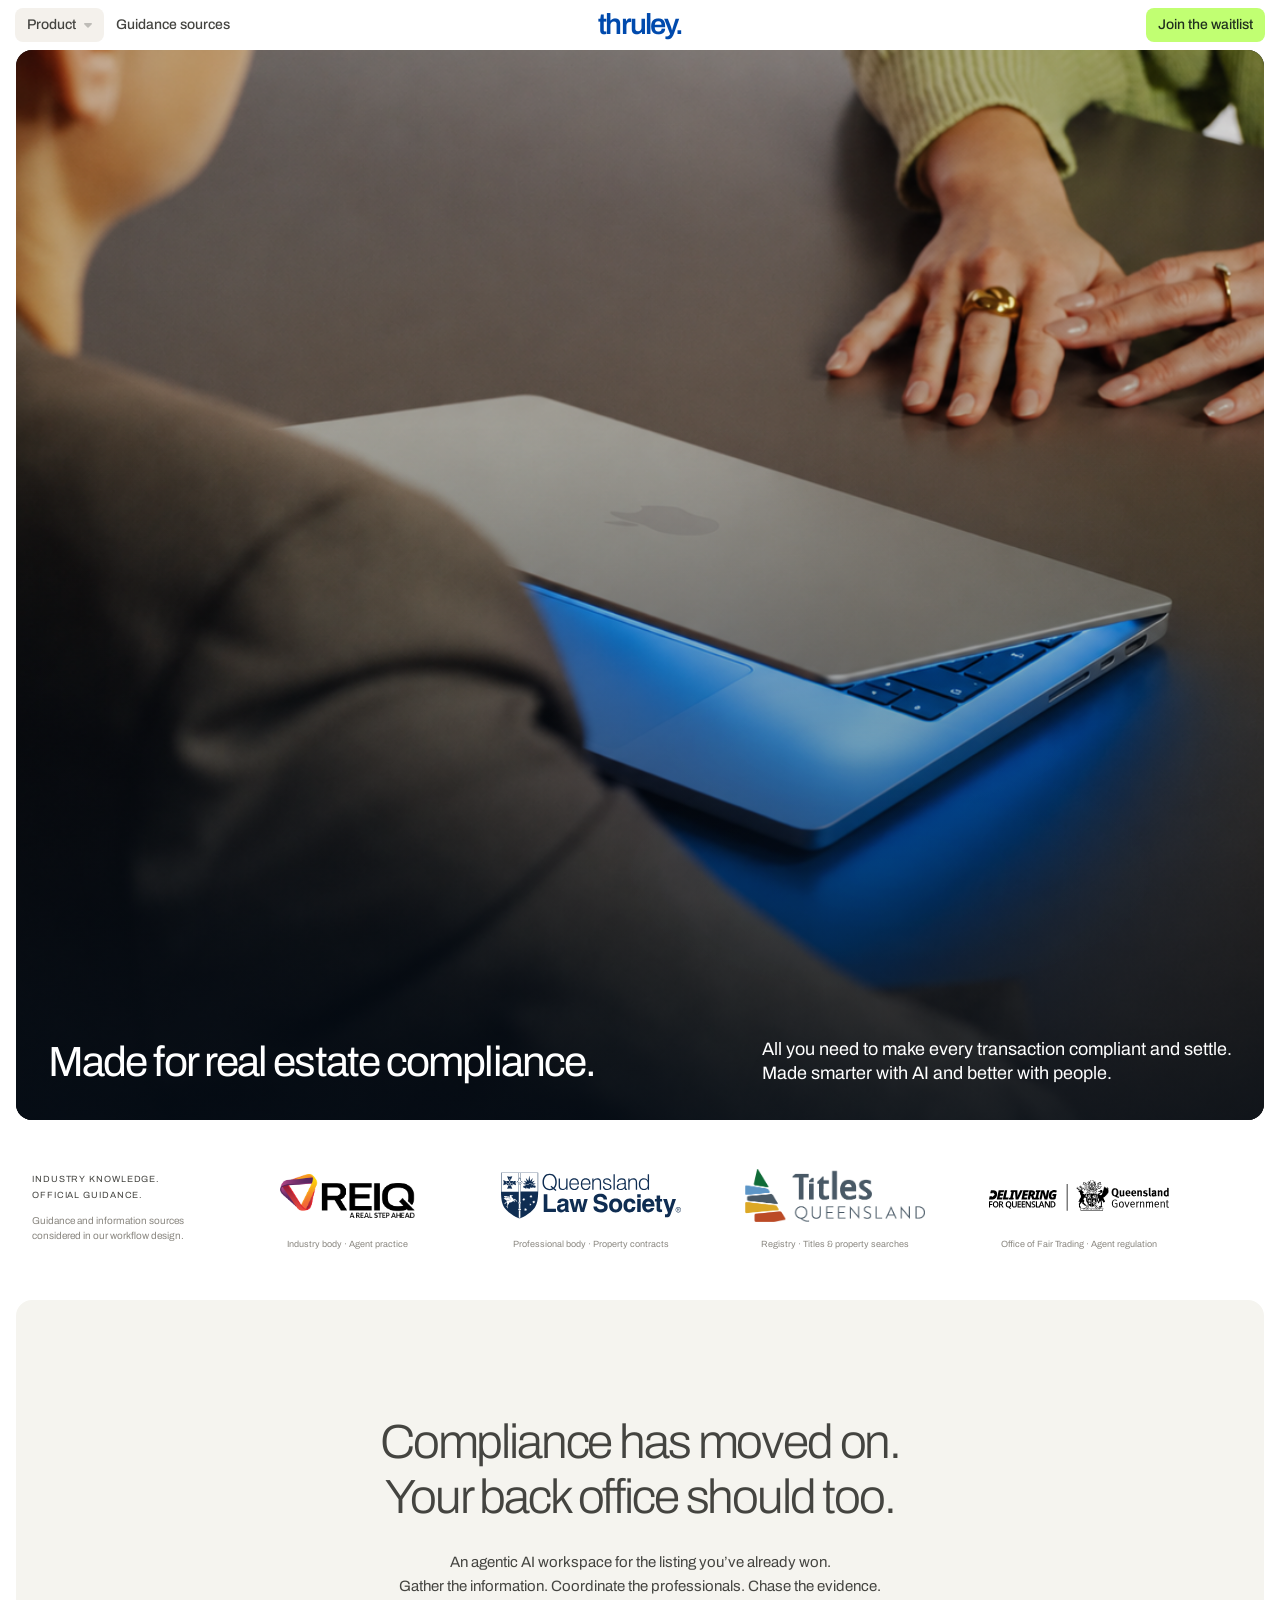
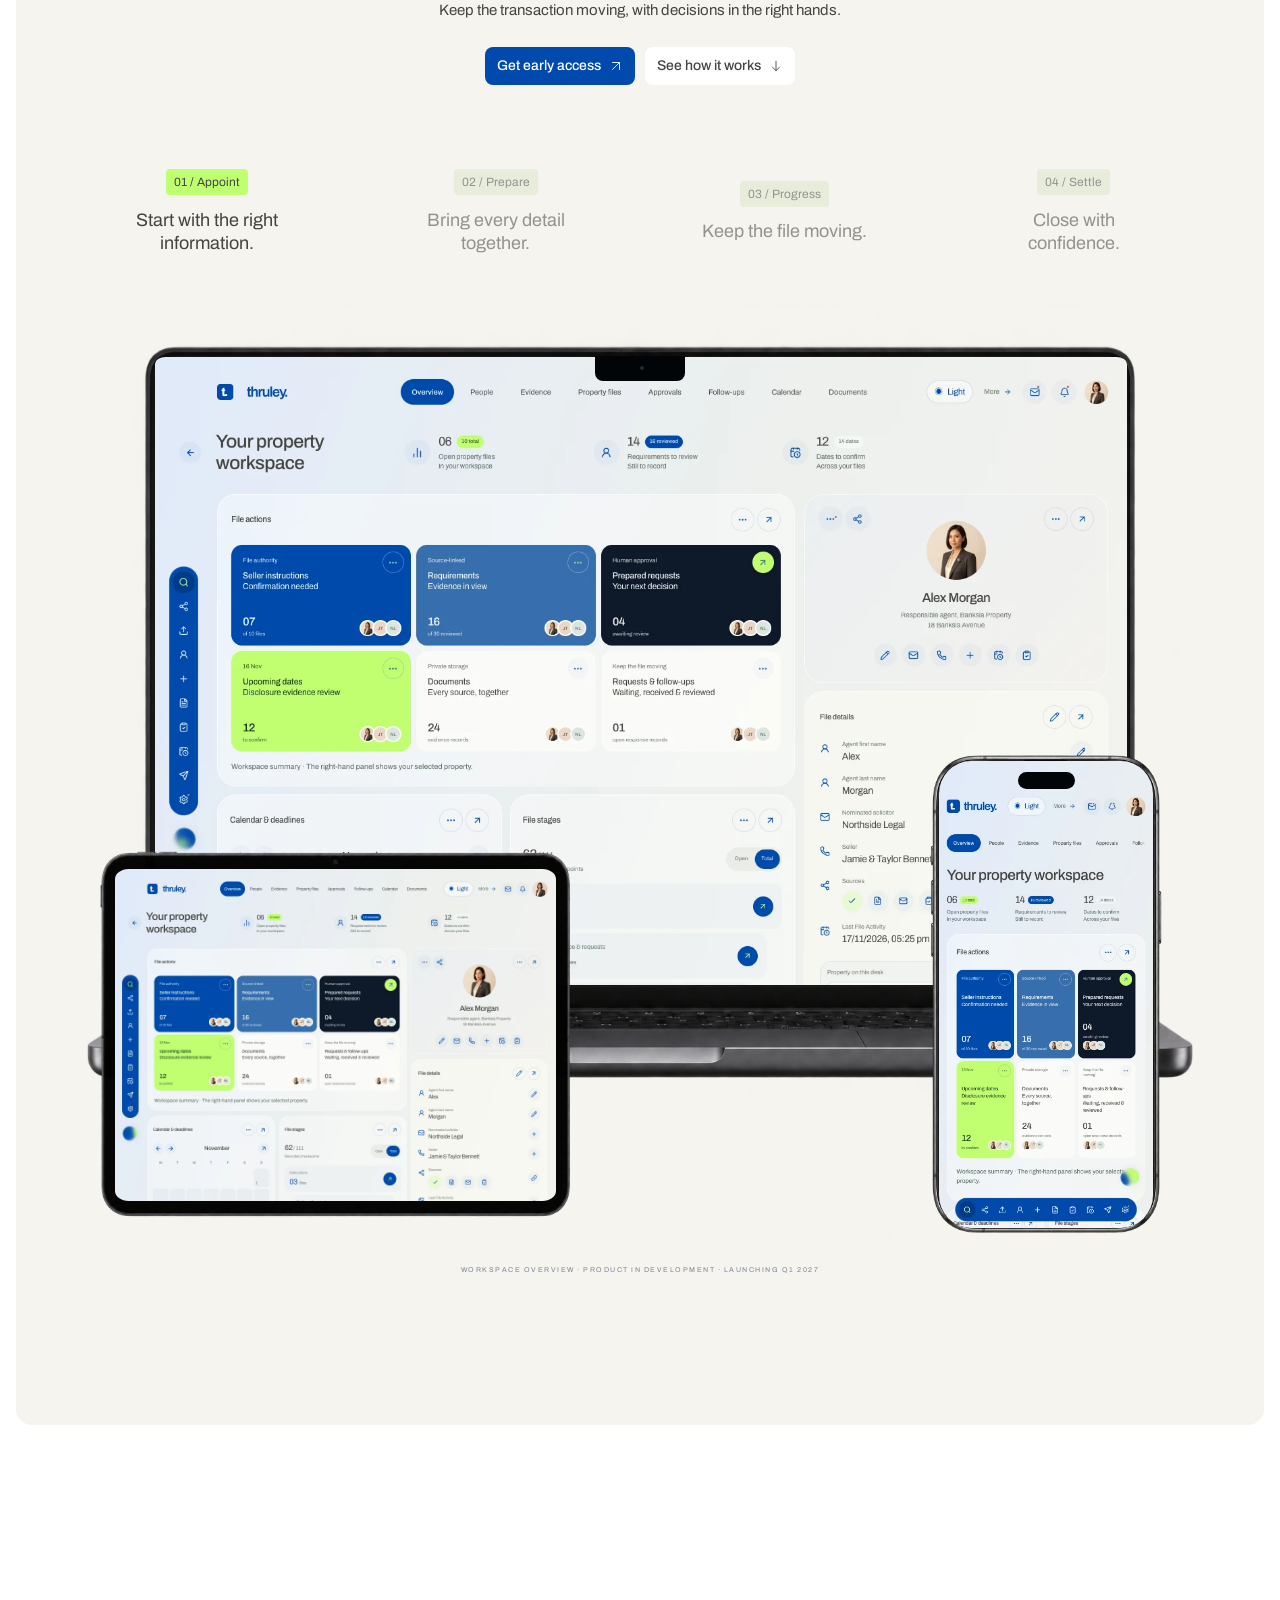
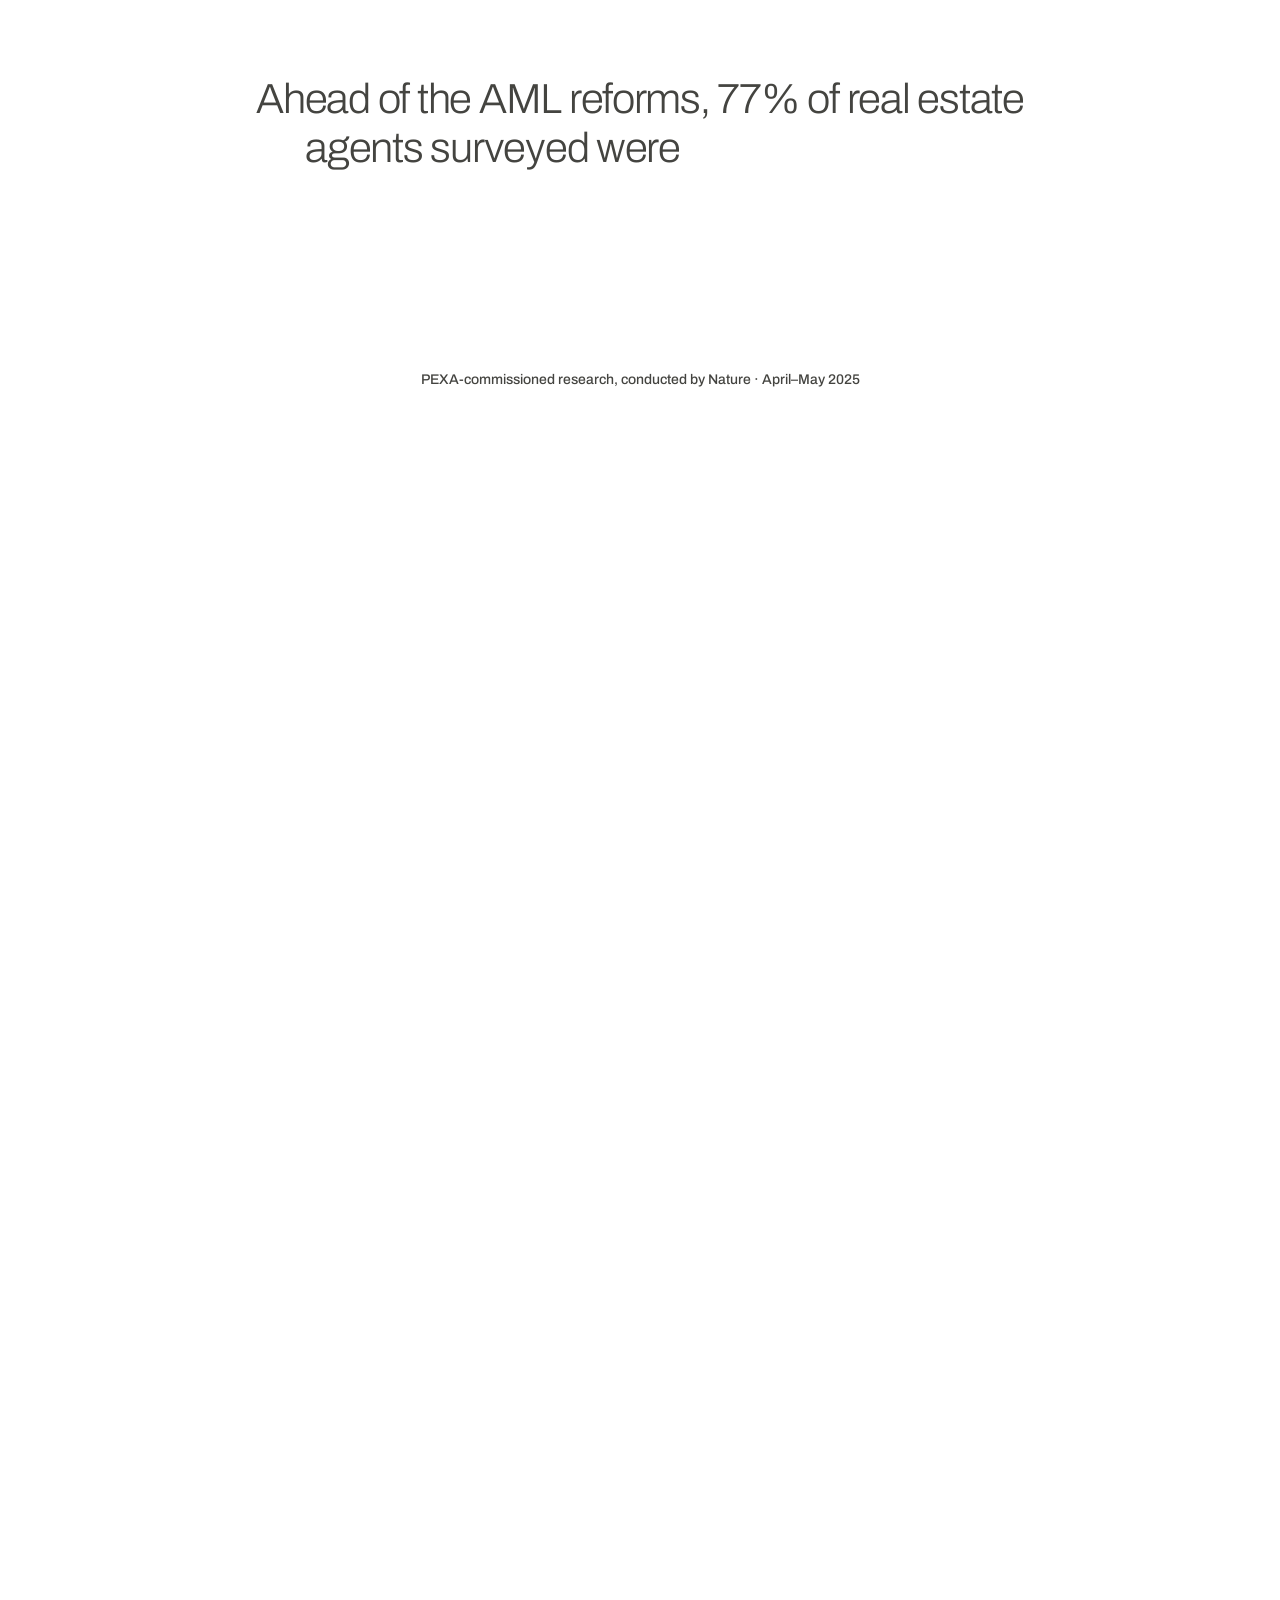
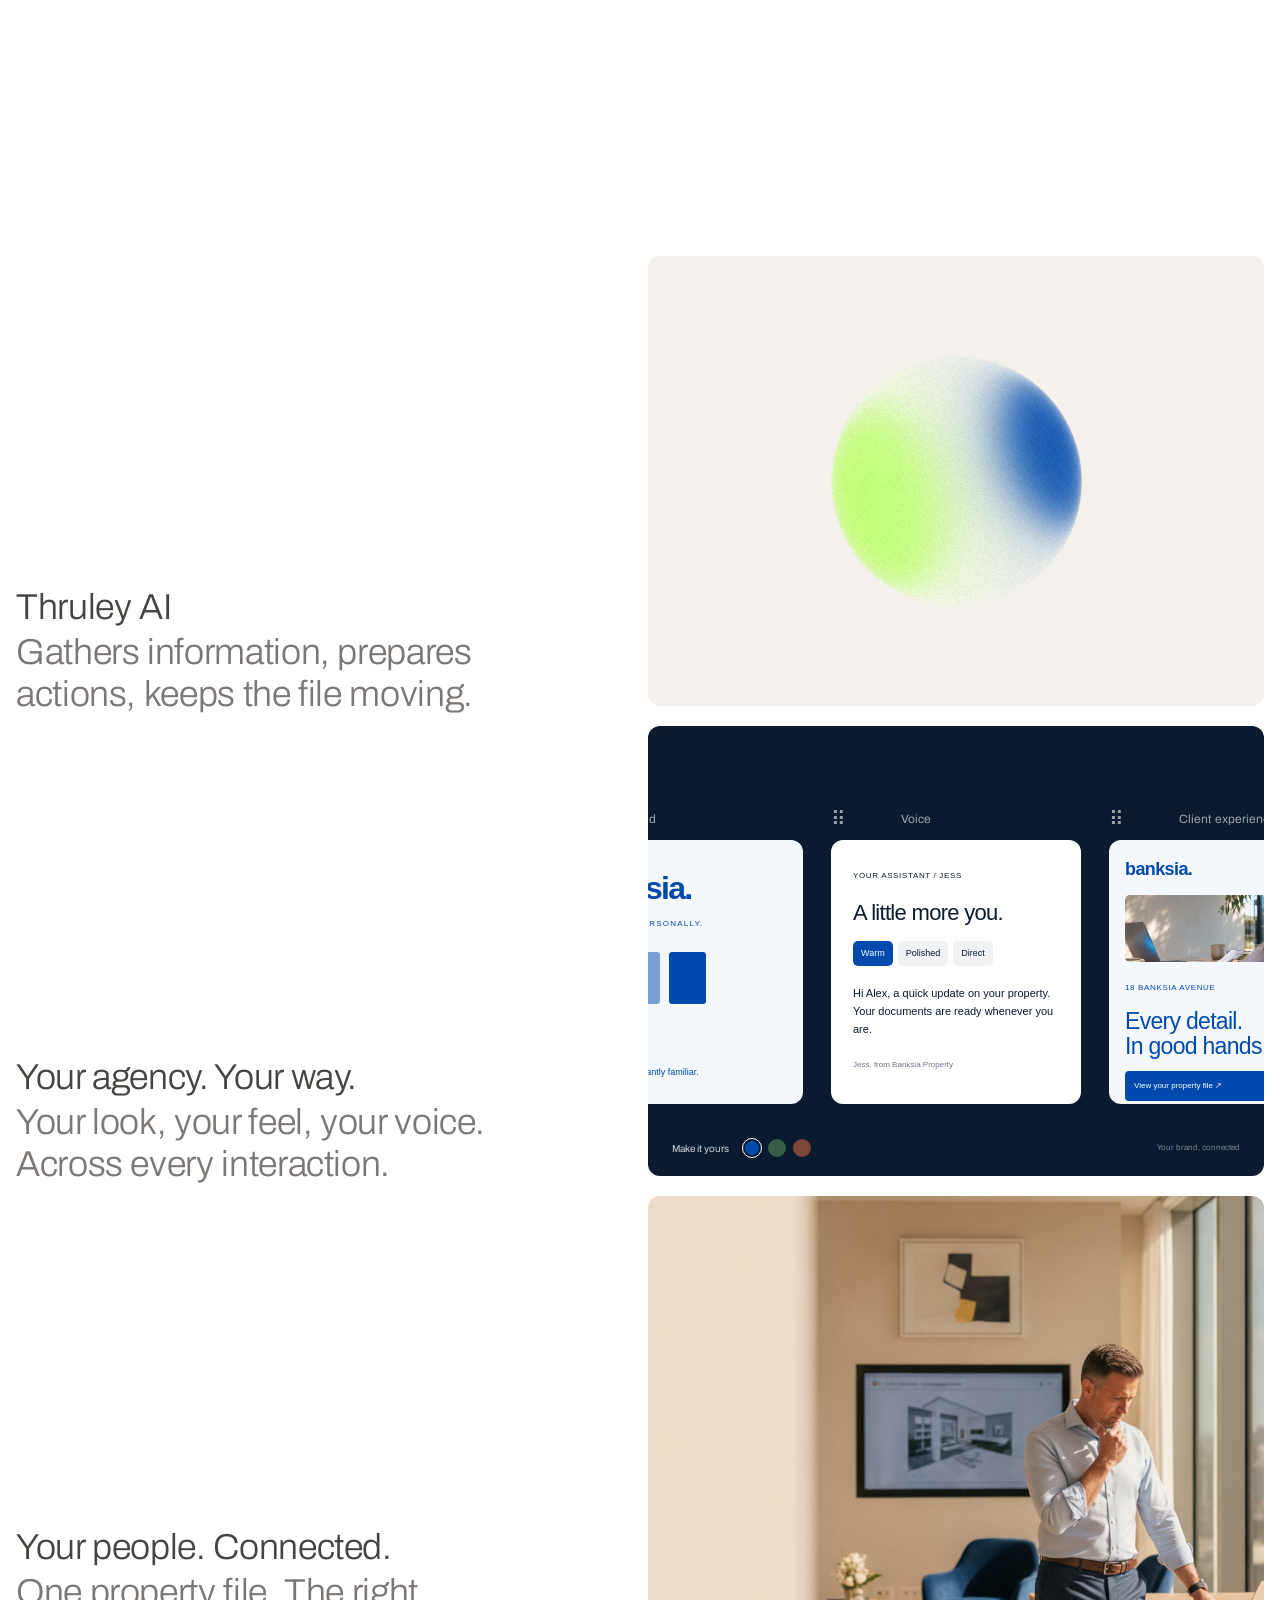
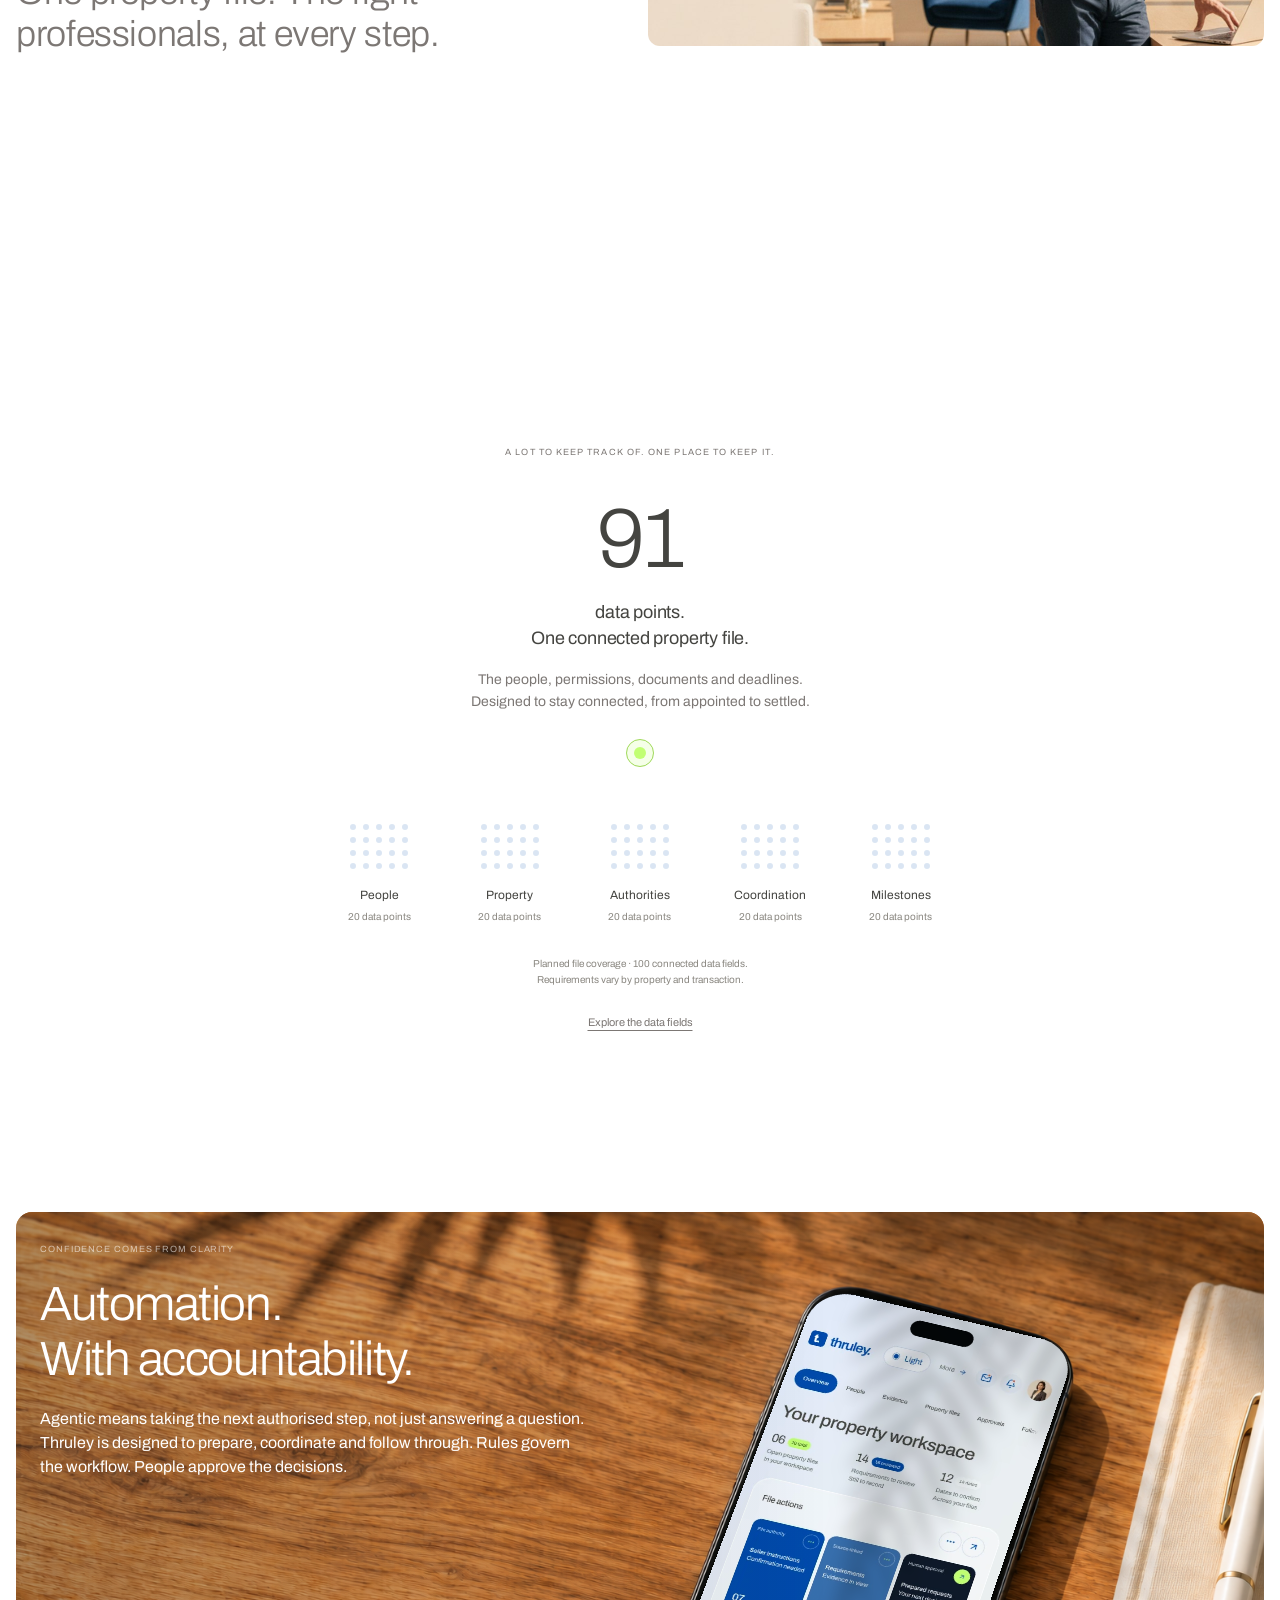
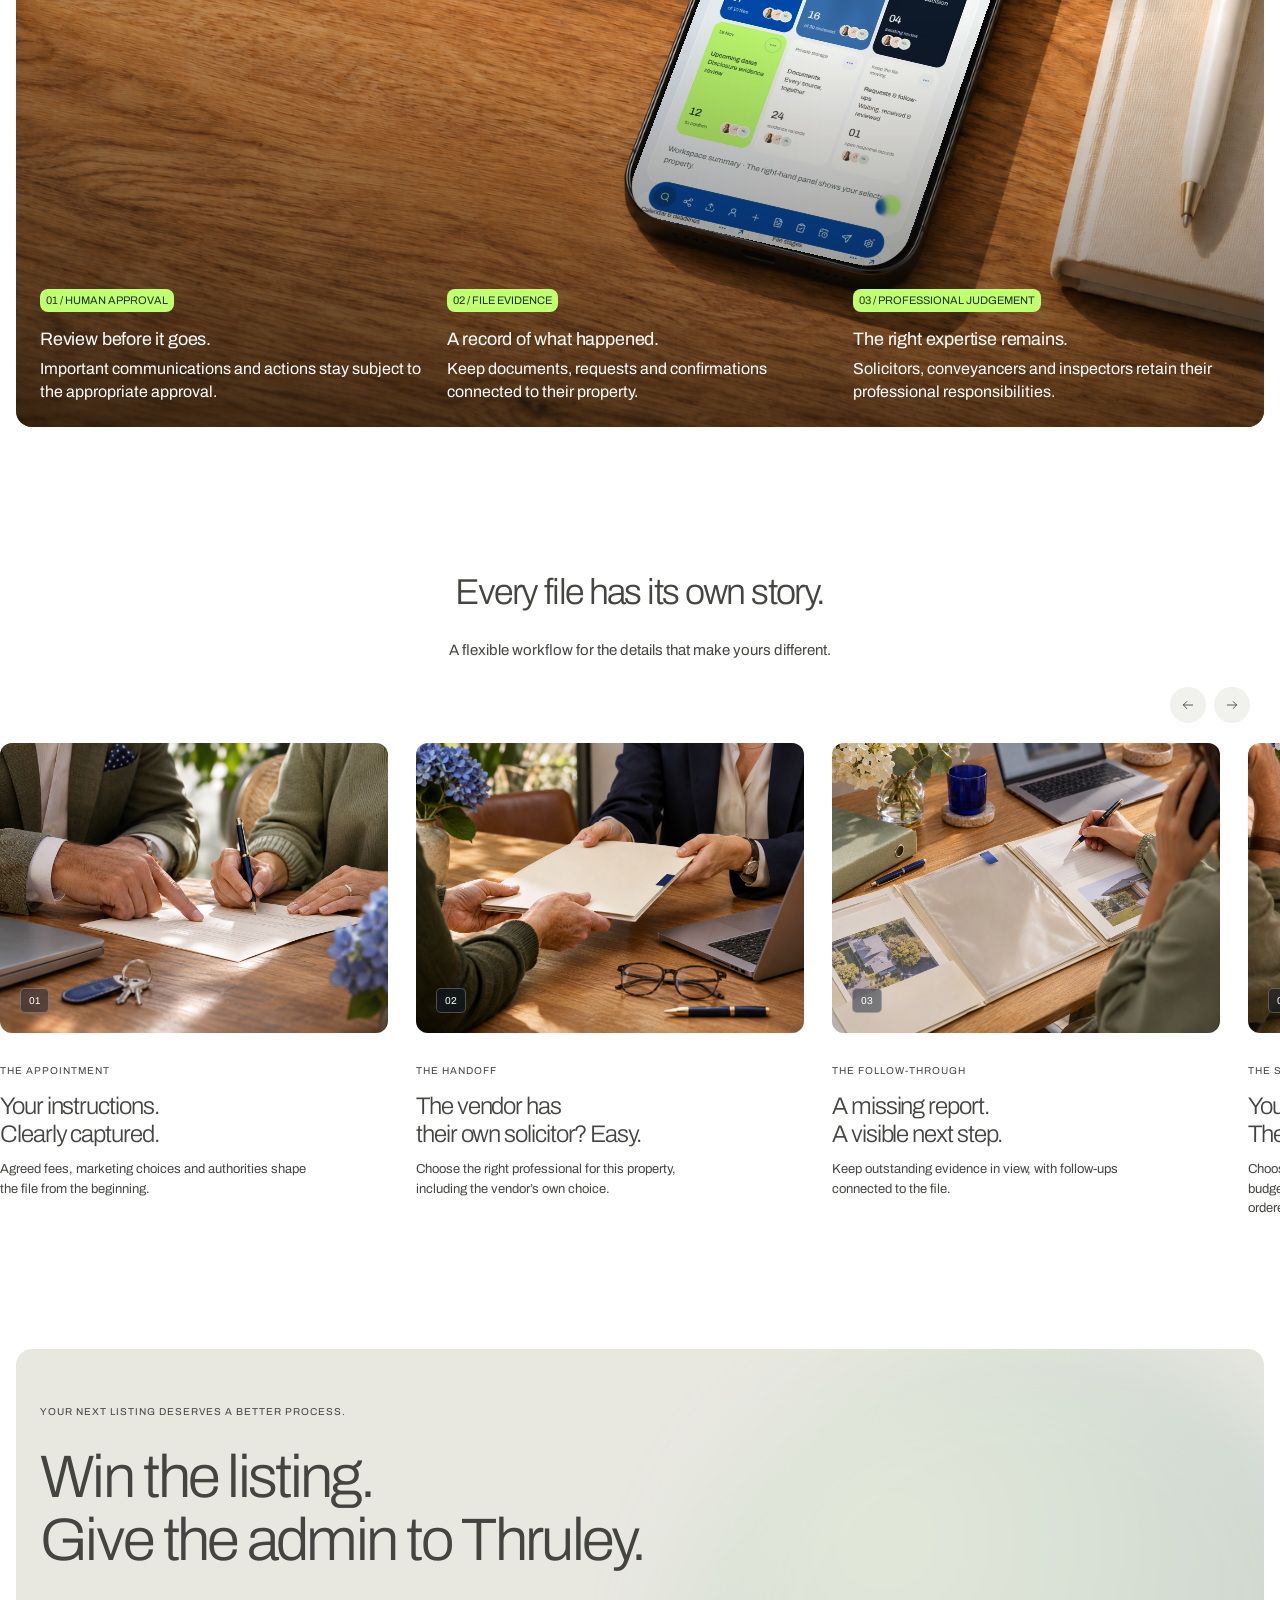
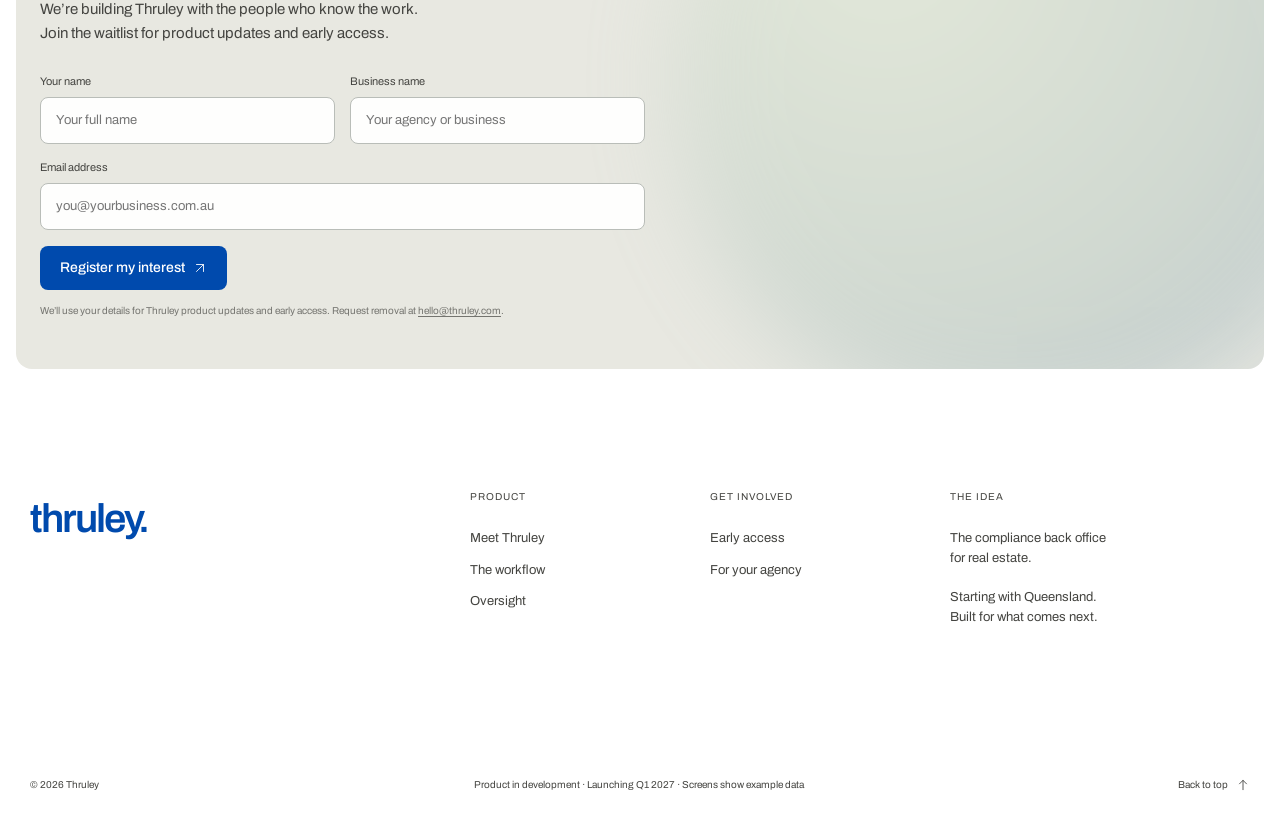
<file: index.html>
<!doctype html><html lang="en"><head><meta charset="utf-8"><meta name="viewport" content="width=device-width,initial-scale=1"><title>Made for real estate compliance.</title><meta name="description" content="Thruley is building the AI back office for real estate. Coordinate property information, evidence, approvals and deadlines, from appointment to settlement. Register your interest."><link rel="canonical" href="https://thruley.com/"><meta property="og:title" content="Made for real estate compliance."><meta property="og:description" content="The AI back office for real estate. Register your interest for product updates and early access."><meta property="og:type" content="website"><meta property="og:url" content="https://thruley.com/"><meta property="og:image" content="https://thruley.com/assets/thruley-link-preview-v1.png"><meta property="og:image:width" content="1200"><meta property="og:image:height" content="630"><meta property="og:image:type" content="image/png"><meta property="og:image:alt" content="Thruley logo in blue on a lime background"><meta name="twitter:card" content="summary_large_image"><meta name="twitter:title" content="Made for real estate compliance."><meta name="twitter:image" content="https://thruley.com/assets/thruley-link-preview-v1.png"><meta name="twitter:image:alt" content="Thruley logo in blue on a lime background"><meta name="theme-color" content="#004aad"><link rel="icon" type="image/svg+xml" href="assets/favicon.svg"><link rel="preconnect" href="https://fonts.googleapis.com"><link href="https://fonts.googleapis.com/css2?family=Archivo:wght@275;300;400;500;600&display=swap" rel="stylesheet"><link rel="stylesheet" href="style.css?v=ui-light-20261120"></head><body>
<header><div class="navleft"><button id="menu" aria-expanded="false" aria-controls="navigation">Product <svg class="ui-caret" width="8" height="7" viewBox="0 0 8 7" aria-hidden="true" focusable="false"><path d="M.8 2h6.4a.8.8 0 0 1 .57 1.37l-3.2 3.2a.8.8 0 0 1-1.14 0l-3.2-3.2A.8.8 0 0 1 .8 2Z" fill="currentColor"/></svg></button><a href="#official-sources">Guidance sources</a></div><a class="logo" href="#">thruley<span>.</span></a><a class="pill lime" href="#waitlist">Join the waitlist</a></header>
<nav id="navigation" hidden><div><small>ONE FILE. EVERY NEXT STEP.</small><a href="#product">Meet Thruley <span><svg class="ui-arrow" width="14" height="14" viewBox="0 0 24 24" fill="none" stroke="currentColor" stroke-width="1.5" stroke-linecap="round" stroke-linejoin="round" aria-hidden="true" focusable="false"><path d="M6 18 18 6M6 6h12v12"/></svg></span></a><a href="#handoffs">The workflow <span><svg class="ui-arrow" width="14" height="14" viewBox="0 0 24 24" fill="none" stroke="currentColor" stroke-width="1.5" stroke-linecap="round" stroke-linejoin="round" aria-hidden="true" focusable="false"><path d="M6 18 18 6M6 6h12v12"/></svg></span></a><a href="#oversight">Built for oversight <span><svg class="ui-arrow" width="14" height="14" viewBox="0 0 24 24" fill="none" stroke="currentColor" stroke-width="1.5" stroke-linecap="round" stroke-linejoin="round" aria-hidden="true" focusable="false"><path d="M6 18 18 6M6 6h12v12"/></svg></span></a></div><p>Your CRM helps you win the listing.<br>Thruley takes care of what comes next.</p></nav>
<div class="nav-island" aria-label="Quick navigation"><button class="island-menu" aria-expanded="false" aria-controls="navigation">Menu <svg class="ui-caret" width="8" height="7" viewBox="0 0 8 7" aria-hidden="true" focusable="false"><path d="M.8 2h6.4a.8.8 0 0 1 .57 1.37l-3.2 3.2a.8.8 0 0 1-1.14 0l-3.2-3.2A.8.8 0 0 1 .8 2Z" fill="currentColor"/></svg></button><a class="island-brand" href="#" aria-label="Thruley home"><span class="island-thinking" aria-hidden="true"><thruley-sphere data-start="16.41" data-config='{"v": 1, "loop": 18.866666666666667, "cycles": {"orbitTurns": 6, "driftCycles": 2}, "colors": ["#004AAD", "#C1FF72"], "base": "#F7F5F0", "bg": "#F4F1EC", "transparent": true, "orbitRadius": 1, "blobSize": 0.5, "wobble": 0.48, "tilt": 1.14, "tiltY": -0.96, "spread": 1, "colorSpread": 0.64, "baseAmount": 0.1, "intensity": 2, "size": 0.56, "edgeSoft": 0.012, "core": 0, "rim": 1.5, "rimPower": 3.49, "haze": 0, "grain": 0.05, "glow": 0, "bend": 0.35}' aria-hidden="true"></thruley-sphere></span><span class="island-t" aria-hidden="true">t</span><span class="island-dot" aria-hidden="true">.</span></a><a class="pill lime" href="#waitlist">Join the waitlist</a></div><main><section class="hero"><div class="hero-art"><img src="assets/hero-blue.png" alt="Blue light emerging from a laptop during a conversation at a desk" fetchpriority="high"></div><div class="hero-light" aria-hidden="true"></div><div class="hero-copy"><h1>Made for real estate compliance.</h1><p><span>All you need to make every transaction compliant and settle.</span><br><span>Made smarter with AI and better with people.</span></p></div></section>
<section class="official-sources" id="official-sources" aria-label="Industry, regulatory and property information sources"><div class="source-intro"><small>INDUSTRY KNOWLEDGE.<br>OFFICIAL GUIDANCE.</small><p>Guidance and information sources considered in our workflow design.</p></div><div class="source-carousel" role="region" aria-label="Guidance and industry sources"><div class="source-logos"><a class="source-logo source-reiq" href="https://www.reiq.com/articles/property-sales/seller-disclosure-in-queensland-general-information-for-sellers" target="_blank" rel="noopener"><img src="assets/source-reiq.png" alt="REIQ" loading="lazy"><span>Industry body · Agent practice</span></a><a class="source-logo source-qls" href="https://www.qls.com.au/resource-centre/reiq-property-contracts" target="_blank" rel="noopener"><img src="assets/source-qls.svg" alt="Queensland Law Society" loading="lazy"><span>Professional body · Property contracts</span></a><a class="source-logo source-titles" href="https://search.titlesqld.com.au/" target="_blank" rel="noopener"><img src="assets/source-titles.png" alt="Titles Queensland" loading="lazy"><span>Registry · Titles & property searches</span></a><a class="source-logo source-queensland" href="https://www.qld.gov.au/community/fair-trading/regulated-industries-licensing-and-legislation/property-industry-regulation" target="_blank" rel="noopener"><img src="assets/source-queensland.svg" alt="Queensland Government" loading="lazy"><span>Office of Fair Trading · Agent regulation</span></a><a class="source-logo source-austrac" href="https://www.austrac.gov.au/industry-and-business/your-industry/real-estate" target="_blank" rel="noopener"><img src="assets/source-austrac.png" alt="Australian Government AUSTRAC" loading="lazy"><span>Regulator · AML / CTF</span></a><a class="source-logo source-qfd" href="https://www.fire.qld.gov.au/prepare/fire/smoke-alarms" target="_blank" rel="noopener"><img src="assets/source-qfd.svg" alt="Queensland Fire Department" loading="lazy"><span>Government guidance · Smoke alarms</span></a></div></div></section>
<section class="tour" id="product"><div class="intro reveal"><h2>Compliance has moved on.<br>Your back office should too.</h2><p>An agentic AI workspace for the listing you’ve already won.<br>Gather the information. Coordinate the professionals. Chase the evidence.<br>Keep the transaction moving, with decisions in the right hands.</p><div class="actions"><a class="pill blue" href="#waitlist">Get early access <svg class="ui-arrow" width="14" height="14" viewBox="0 0 24 24" fill="none" stroke="currentColor" stroke-width="1.5" stroke-linecap="round" stroke-linejoin="round" aria-hidden="true" focusable="false"><path d="M6 18 18 6M6 6h12v12"/></svg></a><a class="pill white" href="#handoffs">See how it works <svg class="ui-arrow" width="14" height="14" viewBox="0 0 24 24" fill="none" stroke="currentColor" stroke-width="1.5" stroke-linecap="round" stroke-linejoin="round" aria-hidden="true" focusable="false"><path d="M12 4v16m-6-6 6 6 6-6"/></svg></a></div></div><div class="steps" role="tablist" aria-label="Explore the property workflow"><button role="tab" aria-selected="true" data-stage="0"><small>01 / Appoint</small><span>Start with the right information.</span></button><button role="tab" aria-selected="false" data-stage="1"><small>02 / Prepare</small><span>Bring every detail together.</span></button><button role="tab" aria-selected="false" data-stage="2"><small>03 / Progress</small><span>Keep the file moving.</span></button><button role="tab" aria-selected="false" data-stage="3"><small>04 / Settle</small><span>Close with confidence.</span></button></div>
<div class="device reveal hardware-stage" role="tabpanel" aria-label="Current Thruley workspace across desktop, tablet and phone">
<div class="hardware-laptop"><img class="hardware-photo" src="assets/device-laptop-cutout.png" alt="Space black laptop photographic frame" loading="lazy"><div class="hardware-screen laptop-screen"><img class="ui-capture" data-ui-device="desktop" src="assets/ui-overview-desktop-20261120-light.webp" alt="Thruley light workspace overview on desktop, with file actions, navigation and agent profile" loading="lazy"></div><span class="hardware-camera laptop-camera" aria-hidden="true"></span></div>
<div class="dash-tablet hardware-tablet"><img class="hardware-photo" src="assets/device-tablet-cutout.png" alt="Landscape iPad photographic frame" loading="lazy"><div class="hardware-screen tablet-screen"><img class="ui-capture" data-ui-device="tablet" src="assets/ui-overview-tablet-20261120-light.webp" alt="Thruley light workspace overview on iPad" loading="lazy"></div></div>
<div class="overlap-phone hardware-phone"><img class="hardware-photo" src="assets/device-phone-cutout.png" alt="Phone photographic frame" loading="lazy"><div class="hardware-screen mobile-screen"><img class="ui-capture" data-ui-device="phone" src="assets/ui-overview-phone-20261120-light.webp" alt="Thruley light workspace overview on mobile" loading="lazy"></div><span class="hardware-camera mobile-island" aria-hidden="true"></span></div>
<div class="device-caption" aria-live="polite"><span data-ui-stage-label>WORKSPACE OVERVIEW</span> · PRODUCT IN DEVELOPMENT · LAUNCHING Q1 2027</div></div></section>
<section class="pexa-quote" aria-label="PEXA research on industry readiness"><figure><blockquote data-quote-reveal>Ahead of the AML reforms, 77% of real estate agents surveyed were concerned about preparing for new compliance obligations. Among lawyers and conveyancers, 78% reported being unprepared.</blockquote><figcaption><a href="https://www.pexa-group.com/content-hub/news/new-anti-money-laundering-reforms-industry-concerns/" target="_blank" rel="noopener">PEXA-commissioned research, conducted by Nature · April–May 2025</a></figcaption></figure></section>
<section class="statement reveal" id="compliance-updates"><small>THE REQUIREMENTS ARE REAL. SO ARE THE CONSEQUENCES.</small><h2>More obligations.<br>The same hours in a day.</h2><div class="compliance-facts"><article><small class="compliance-status">In force · Queensland</small><strong>1 August 2025</strong><h3>Disclosure became a new starting point.</h3><p>Sellers generally need to give buyers a completed Form 2 and prescribed certificates before the buyer signs. Exceptions apply, and evidence of delivery matters.</p><a href="https://www.qld.gov.au/housing/buying-owning-home/seller-disclosure-scheme" target="_blank" rel="noopener">Queensland Government <svg class="ui-arrow" width="14" height="14" viewBox="0 0 24 24" fill="none" stroke="currentColor" stroke-width="1.5" stroke-linecap="round" stroke-linejoin="round" aria-hidden="true" focusable="false"><path d="M6 18 18 6M6 6h12v12"/></svg></a></article><article><small class="compliance-status">In force · Australia</small><strong>1 July 2026</strong><h3>AML/CTF added another layer.</h3><p>Businesses providing designated real estate services now have AML/CTF duties, including customer checks, a risk-based program, reporting and record keeping.</p><a href="https://www.austrac.gov.au/news-and-media/article/new-reporting-regime-now-force" target="_blank" rel="noopener">AUSTRAC commencement update <svg class="ui-arrow" width="14" height="14" viewBox="0 0 24 24" fill="none" stroke="currentColor" stroke-width="1.5" stroke-linecap="round" stroke-linejoin="round" aria-hidden="true" focusable="false"><path d="M6 18 18 6M6 6h12v12"/></svg></a></article><article><small class="compliance-status">In force · Since 1 August 2025</small><strong>A right to terminate</strong><h3>Missing disclosure can put a sale at risk.</h3><p>Under Queensland’s disclosure scheme, a buyer may be able to end the contract before settlement if documents are missing. Inaccurate or incomplete disclosure has additional statutory tests.</p><a href="https://www.qld.gov.au/housing/buying-owning-home/seller-disclosure-scheme" target="_blank" rel="noopener">Read the disclosure requirements <svg class="ui-arrow" width="14" height="14" viewBox="0 0 24 24" fill="none" stroke="currentColor" stroke-width="1.5" stroke-linecap="round" stroke-linejoin="round" aria-hidden="true" focusable="false"><path d="M6 18 18 6M6 6h12v12"/></svg></a></article><article><small class="compliance-status upcoming">Upcoming · Queensland</small><strong>1 January 2027</strong><h3>Smoke alarms reach the remaining homes.</h3><p>The rollout extends interconnected photoelectric alarms to all remaining existing private dwellings. Homes being sold or leased have already been subject to requirements since 2022.</p><a href="https://www.fire.qld.gov.au/prepare/fire/smoke-alarms" target="_blank" rel="noopener">Queensland Fire Department <svg class="ui-arrow" width="14" height="14" viewBox="0 0 24 24" fill="none" stroke="currentColor" stroke-width="1.5" stroke-linecap="round" stroke-linejoin="round" aria-hidden="true" focusable="false"><path d="M6 18 18 6M6 6h12v12"/></svg></a></article><article><small class="compliance-status upcoming">Upcoming · Australia</small><strong>July–September 2027</strong><h3>The first annual AML report comes next.</h3><p>AUSTRAC’s next annual compliance report window runs from 1 July to 30 September 2027, covering the 2026–27 financial year. Keep the evidence of how your program operates now.</p><a href="https://www.austrac.gov.au/news-and-media/article/how-get-your-reporting-right" target="_blank" rel="noopener">AUSTRAC reporting guidance <svg class="ui-arrow" width="14" height="14" viewBox="0 0 24 24" fill="none" stroke="currentColor" stroke-width="1.5" stroke-linecap="round" stroke-linejoin="round" aria-hidden="true" focusable="false"><path d="M6 18 18 6M6 6h12v12"/></svg></a></article><article><small class="compliance-status upcoming">Upcoming · Newly regulated businesses</small><strong>2029–2030</strong><h3>Your first independent AML evaluation.</h3><p>Transitional deadlines are staggered from 30 June 2029 to 31 December 2030, based on the final two digits of your AUSTRAC account number. Check your date and plan the evaluation.</p><a href="https://www.austrac.gov.au/about-us/legislation/updates-legislation/amlctf-transitional-rules-2026" target="_blank" rel="noopener">AUSTRAC transitional rules <svg class="ui-arrow" width="14" height="14" viewBox="0 0 24 24" fill="none" stroke="currentColor" stroke-width="1.5" stroke-linecap="round" stroke-linejoin="round" aria-hidden="true" focusable="false"><path d="M6 18 18 6M6 6h12v12"/></svg></a></article></div><p class="compliance-reviewed">Queensland property updates and Australian AML/CTF milestones · Sources checked 11 November 2026.</p></section><section class="feature-showcase" id="handoffs" aria-label="Explore Thruley">
<article class="showcase-row"><h3>Thruley AI<span>Gathers information, prepares actions, keeps the file moving.</span></h3><div class="showcase-media ai-media" role="img" aria-label="An animated cobalt and lime sphere representing Thruley AI"><div class="sphere-fallback"></div><thruley-sphere data-start="16.41" data-config='{"v": 1, "loop": 18.866666666666667, "cycles": {"orbitTurns": 6, "driftCycles": 2}, "colors": ["#004AAD", "#C1FF72"], "base": "#F7F5F0", "bg": "#F4F1EC", "transparent": true, "orbitRadius": 1, "blobSize": 0.5, "wobble": 0.48, "tilt": 1.14, "tiltY": -0.96, "spread": 1, "colorSpread": 0.64, "baseAmount": 0.1, "intensity": 2, "size": 0.56, "edgeSoft": 0.012, "core": 0, "rim": 1.5, "rimPower": 3.49, "haze": 0, "grain": 0.05, "glow": 0, "bend": 0.35}' aria-hidden="true"></thruley-sphere></div></article>
<article class="showcase-row"><h3>Your agency. Your way.<span>Your look, your feel, your voice. Across every interaction.</span></h3><div class="showcase-media customizer" style="--agency-accent:#004aad;--agency-paper:#f4f7fc;--agency-font:Arial,sans-serif">
<div class="customizer-track"><div class="customizer-card identity-card"><div class="editor-handle">⠿ <span>Brand</span></div><div class="identity-preview"><span class="agency-wordmark">banksia<span>.</span></span><span class="agency-kicker">PROPERTY, PERSONALLY.</span><div class="identity-lines"><i></i><i></i><i></i></div><div class="palette-dots"><i></i><i></i><i></i></div><small>Your colours. Instantly familiar.</small></div></div>
<div class="customizer-card voice-card"><div class="editor-handle">⠿ <span>Voice</span></div><div class="voice-preview"><small>YOUR ASSISTANT / JESS</small><h4>A little more you.</h4><div class="voice-options" aria-label="Assistant voice"><button type="button" data-voice="warm" aria-pressed="true">Warm</button><button type="button" data-voice="polished" aria-pressed="false">Polished</button><button type="button" data-voice="direct" aria-pressed="false">Direct</button></div><p id="voicePreview" aria-live="polite">Hi Alex, a quick update on your property. Your documents are ready whenever you are.</p><span class="voice-signoff">Jess, from Banksia Property</span></div></div>
<div class="customizer-card message-card"><div class="editor-handle">⠿ <span>Client experience</span></div><div class="message-preview"><span class="agency-wordmark">banksia<span>.</span></span><div class="mini-property-photo"></div><small>18 BANKSIA AVENUE</small><h4>Every detail.<br>In good hands.</h4><span class="message-button">View your property file ↗</span></div></div></div>
<div class="customizer-controls"><span>Make it yours</span><div class="brand-options" aria-label="Agency brand"><button type="button" data-brand="banksia" aria-label="Preview Banksia brand" aria-pressed="true" style="--swatch:#004aad"></button><button type="button" data-brand="grove" aria-label="Preview Grove brand" aria-pressed="false" style="--swatch:#395c48"></button><button type="button" data-brand="forma" aria-label="Preview Forma brand" aria-pressed="false" style="--swatch:#7d4637"></button></div><small>Your brand, connected</small></div></div></article>
<article class="showcase-row"><h3>Your people. Connected.<span>One property file. The right professionals, at every step.</span></h3><div class="showcase-media people-media"><img src="assets/life-principal.jpg" alt="Property professionals in conversation" loading="lazy"></div></article></section>
<section class="file-scope" id="file-scope" aria-labelledby="file-scope-title"><small class="scope-eyebrow">A LOT TO KEEP TRACK OF. ONE PLACE TO KEEP IT.</small><div class="scope-number" aria-hidden="true">100</div><h2 id="file-scope-title"><span class="sr-only">100 </span>data points.<br>One connected property file.</h2><p class="scope-intro">The people, permissions, documents and deadlines.<br>Designed to stay connected, from appointed to settled.</p><div class="scope-signal" aria-hidden="true"><span></span></div><div class="scope-groups"><div class="scope-group"><div class="scope-dots" aria-hidden="true"><i style="--point:0;--column:0"></i><i style="--point:1;--column:1"></i><i style="--point:2;--column:2"></i><i style="--point:3;--column:3"></i><i style="--point:4;--column:4"></i><i style="--point:5;--column:0"></i><i style="--point:6;--column:1"></i><i style="--point:7;--column:2"></i><i style="--point:8;--column:3"></i><i style="--point:9;--column:4"></i><i style="--point:10;--column:0"></i><i style="--point:11;--column:1"></i><i style="--point:12;--column:2"></i><i style="--point:13;--column:3"></i><i style="--point:14;--column:4"></i><i style="--point:15;--column:0"></i><i style="--point:16;--column:1"></i><i style="--point:17;--column:2"></i><i style="--point:18;--column:3"></i><i style="--point:19;--column:4"></i></div><h3>People</h3><p>20 data points</p></div><div class="scope-group"><div class="scope-dots" aria-hidden="true"><i style="--point:20;--column:0"></i><i style="--point:21;--column:1"></i><i style="--point:22;--column:2"></i><i style="--point:23;--column:3"></i><i style="--point:24;--column:4"></i><i style="--point:25;--column:0"></i><i style="--point:26;--column:1"></i><i style="--point:27;--column:2"></i><i style="--point:28;--column:3"></i><i style="--point:29;--column:4"></i><i style="--point:30;--column:0"></i><i style="--point:31;--column:1"></i><i style="--point:32;--column:2"></i><i style="--point:33;--column:3"></i><i style="--point:34;--column:4"></i><i style="--point:35;--column:0"></i><i style="--point:36;--column:1"></i><i style="--point:37;--column:2"></i><i style="--point:38;--column:3"></i><i style="--point:39;--column:4"></i></div><h3>Property</h3><p>20 data points</p></div><div class="scope-group"><div class="scope-dots" aria-hidden="true"><i style="--point:40;--column:0"></i><i style="--point:41;--column:1"></i><i style="--point:42;--column:2"></i><i style="--point:43;--column:3"></i><i style="--point:44;--column:4"></i><i style="--point:45;--column:0"></i><i style="--point:46;--column:1"></i><i style="--point:47;--column:2"></i><i style="--point:48;--column:3"></i><i style="--point:49;--column:4"></i><i style="--point:50;--column:0"></i><i style="--point:51;--column:1"></i><i style="--point:52;--column:2"></i><i style="--point:53;--column:3"></i><i style="--point:54;--column:4"></i><i style="--point:55;--column:0"></i><i style="--point:56;--column:1"></i><i style="--point:57;--column:2"></i><i style="--point:58;--column:3"></i><i style="--point:59;--column:4"></i></div><h3>Authorities</h3><p>20 data points</p></div><div class="scope-group"><div class="scope-dots" aria-hidden="true"><i style="--point:60;--column:0"></i><i style="--point:61;--column:1"></i><i style="--point:62;--column:2"></i><i style="--point:63;--column:3"></i><i style="--point:64;--column:4"></i><i style="--point:65;--column:0"></i><i style="--point:66;--column:1"></i><i style="--point:67;--column:2"></i><i style="--point:68;--column:3"></i><i style="--point:69;--column:4"></i><i style="--point:70;--column:0"></i><i style="--point:71;--column:1"></i><i style="--point:72;--column:2"></i><i style="--point:73;--column:3"></i><i style="--point:74;--column:4"></i><i style="--point:75;--column:0"></i><i style="--point:76;--column:1"></i><i style="--point:77;--column:2"></i><i style="--point:78;--column:3"></i><i style="--point:79;--column:4"></i></div><h3>Coordination</h3><p>20 data points</p></div><div class="scope-group"><div class="scope-dots" aria-hidden="true"><i style="--point:80;--column:0"></i><i style="--point:81;--column:1"></i><i style="--point:82;--column:2"></i><i style="--point:83;--column:3"></i><i style="--point:84;--column:4"></i><i style="--point:85;--column:0"></i><i style="--point:86;--column:1"></i><i style="--point:87;--column:2"></i><i style="--point:88;--column:3"></i><i style="--point:89;--column:4"></i><i style="--point:90;--column:0"></i><i style="--point:91;--column:1"></i><i style="--point:92;--column:2"></i><i style="--point:93;--column:3"></i><i style="--point:94;--column:4"></i><i style="--point:95;--column:0"></i><i style="--point:96;--column:1"></i><i style="--point:97;--column:2"></i><i style="--point:98;--column:3"></i><i style="--point:99;--column:4"></i></div><h3>Milestones</h3><p>20 data points</p></div></div><p class="scope-note">Planned file coverage · 100 connected data fields.<br>Requirements vary by property and transaction.</p><details class="scope-details"><summary>Explore the data fields</summary><div class="scope-field-list"><div><h3>People</h3><ul><li>Seller name</li><li>Seller contact email</li><li>Seller contact phone</li><li>Seller postal address</li><li>Seller capacity</li><li>Additional seller</li><li>Representative name</li><li>Representative authority</li><li>Identity evidence reference</li><li>Identity confirmation status</li><li>Agency name</li><li>Agency contact</li><li>Responsible agent</li><li>Agent contact</li><li>Solicitor firm</li><li>Responsible practitioner</li><li>Solicitor contact</li><li>Legal engagement status</li><li>Vendor sharing instructions</li><li>Preferred contact channel</li></ul></div><div><h3>Property</h3><ul><li>Street address</li><li>Lot number</li><li>Plan number</li><li>Title reference</li><li>Property type</li><li>Ownership record source</li><li>Title search date</li><li>Registered encumbrances</li><li>Unregistered encumbrances</li><li>Zoning</li><li>Transport notices</li><li>Resumption notices</li><li>Contamination register status</li><li>Heritage status</li><li>Tree orders</li><li>Tenancy details</li><li>Pool presence</li><li>Body corporate scheme</li><li>Community management statement</li><li>Body corporate certificate reference</li></ul></div><div><h3>Authorities</h3><ul><li>Appointment type</li><li>Appointment start</li><li>Appointment end</li><li>Agreed services</li><li>Commission basis</li><li>Commission GST</li><li>Commission trigger</li><li>Fees and charges</li><li>Marketing budget cap</li><li>Marketing payer</li><li>Payment timing</li><li>Seller instructions</li><li>Electronic communication consent</li><li>Privacy notice acknowledgement</li><li>Referral interest disclosure</li><li>Disclosure statement version</li><li>Disclosure approval</li><li>Disclosure delivery evidence</li><li>Publication approval</li><li>Authority change history</li></ul></div><div><h3>Coordination</h3><ul><li>Selected solicitor</li><li>Legal file reference</li><li>Selected photographer</li><li>Selected signboard supplier</li><li>Selected floor plan provider</li><li>Selected copy provider</li><li>Selected smoke alarm provider</li><li>Selected pool inspector</li><li>Service scope</li><li>Quote reference</li><li>Quote approval</li><li>Access permission</li><li>Scheduled appointment</li><li>Order reference</li><li>Supplier acknowledgement</li><li>Completion confirmation</li><li>Asset delivery status</li><li>Invoice reference</li><li>Certificate expiry</li><li>Remedial follow-up status</li></ul></div><div><h3>Milestones</h3><ul><li>Intake date</li><li>Appointment execution date</li><li>Disclosure preparation date</li><li>Disclosure delivery date</li><li>Launch readiness status</li><li>Listing publication status</li><li>Contract date</li><li>Contract reference</li><li>Deposit due date</li><li>Deposit receipt confirmation</li><li>Finance condition date</li><li>Building and pest condition date</li><li>Outstanding evidence owner</li><li>Outstanding action due date</li><li>Approval request date</li><li>Approval decision record</li><li>Settlement due date</li><li>Settlement confirmation</li><li>Key release authority</li><li>File archive date</li></ul></div></div></details></section>
<section class="oversight" id="oversight"><div class="oversight-art" aria-hidden="true"><div class="oversight-artboard"><div class="desk-ui"><img src="assets/ui-overview-phone-20261120-light.webp" alt="" loading="lazy"><span class="desk-island"></span></div></div></div><div class="palm-shadow" aria-hidden="true"></div><div class="oversight-copy"><small>CONFIDENCE COMES FROM CLARITY</small><h2>Automation.<br>With accountability.</h2><p>Agentic means taking the next authorised step, not just answering a question. Thruley is designed to prepare, coordinate and follow through. Rules govern the workflow. People approve the decisions.</p></div><div class="principles"><div><small>01 / HUMAN APPROVAL</small><p>Review before it goes.</p><span>Important communications and actions stay subject to the appropriate approval.</span></div><div><small>02 / FILE EVIDENCE</small><p>A record of what happened.</p><span>Keep documents, requests and confirmations connected to their property.</span></div><div><small>03 / PROFESSIONAL JUDGEMENT</small><p>The right expertise remains.</p><span>Solicitors, conveyancers and inspectors retain their professional responsibilities.</span></div></div></section>
<section class="stories" id="file-stories"><div class="intro reveal"><h2>Every file has its own story.</h2><p>A flexible workflow for the details that make yours different.</p></div><div class="story-controls"><button id="prev" aria-label="Previous workflow example"><svg class="ui-arrow" width="14" height="14" viewBox="0 0 24 24" fill="none" stroke="currentColor" stroke-width="1.5" stroke-linecap="round" stroke-linejoin="round" aria-hidden="true" focusable="false"><path d="M20 12H4m6-6-6 6 6 6"/></svg></button><button id="next" aria-label="Next workflow example"><svg class="ui-arrow" width="14" height="14" viewBox="0 0 24 24" fill="none" stroke="currentColor" stroke-width="1.5" stroke-linecap="round" stroke-linejoin="round" aria-hidden="true" focusable="false"><path d="M4 12h16m-6-6 6 6-6 6"/></svg></button></div><div class="story-track"><article><div class="story-art a"><img src="assets/story-appointment.png" alt="An agent and homeowner reviewing instructions together as the homeowner writes on an appointment document" loading="lazy"><i>01</i></div><small>THE APPOINTMENT</small><h3>Your instructions.<br>Clearly captured.</h3><p>Agreed fees, marketing choices and authorities shape the file from the beginning.</p></article><article><div class="story-art b"><img src="assets/story-handoff.png" alt="A homeowner handing a property folder to their chosen solicitor" loading="lazy"><i>02</i></div><small>THE HANDOFF</small><h3>The vendor has<br>their own solicitor? Easy.</h3><p>Choose the right professional for this property, including the vendor’s own choice.</p></article><article><div class="story-art c"><img src="assets/story-follow-through.png" alt="A property administrator calling to follow up an outstanding report beside an organised property file" loading="lazy"><i>03</i></div><small>THE FOLLOW-THROUGH</small><h3>A missing report.<br>A visible next step.</h3><p>Keep outstanding evidence in view, with follow-ups connected to the file.</p></article><article><div class="story-art"><img src="assets/story-supplier-choice.png" alt="An agent and homeowner choosing property photography samples beside a camera" loading="lazy"><i>04</i></div><small>THE SUPPLIERS</small><h3>Your preferred people.<br>The seller’s final choice.</h3><p>Choose suppliers for each property, with the scope, budget and permission confirmed before anything is ordered.</p></article><article><div class="story-art"><img src="assets/story-changed-instructions.png" alt="An agent and homeowner adjusting a calendar and reviewing revised instructions together" loading="lazy"><i>05</i></div><small>THE CHANGE OF PLAN</small><h3>New instructions.<br>A clear way forward.</h3><p>Update the plan when circumstances change. Keep revised instructions, approvals and the people affected connected to the file.</p></article><article><div class="story-art"><img src="assets/story-property-requirements.png" alt="An inspector examining the latch of a glass pool gate at a Queensland home" loading="lazy"><i>06</i></div><small>THE PROPERTY DETAILS</small><h3>A pool? A body corporate?<br>A workflow that fits.</h3><p>Bring the relevant inspections, certificates and professionals into this file, with evidence and outstanding actions kept visible.</p></article></div></section>
<section class="mission" id="waitlist"><div class="mission-orb"></div><div class="reveal"><small>YOUR NEXT LISTING DESERVES A BETTER PROCESS.</small><h2>Win the listing.<br>Give the admin to Thruley.</h2><p>We’re building Thruley with the people who know the work.<br>Join the waitlist for product updates and early access.</p><form id="signup" method="post" accept-charset="UTF-8"><div class="interest-fields"><label for="interest-name">Your name<input id="interest-name" name="name" type="text" autocomplete="name" required maxlength="120" placeholder="Your full name"></label><label for="interest-business">Business name<input id="interest-business" name="business_name" type="text" autocomplete="organization" required maxlength="200" placeholder="Your agency or business"></label><label for="email">Email address<input id="email" name="email" type="email" autocomplete="email" required maxlength="254" placeholder="you@yourbusiness.com.au"></label></div><div class="interest-honeypot" aria-hidden="true"><label>Leave this field empty<input name="website" type="text" tabindex="-1" autocomplete="off"></label></div><input name="submission_id" type="hidden"><button class="pill blue" type="submit">Register my interest <svg class="ui-arrow" width="14" height="14" viewBox="0 0 24 24" fill="none" stroke="currentColor" stroke-width="1.5" stroke-linecap="round" stroke-linejoin="round" aria-hidden="true" focusable="false"><path d="M6 18 18 6M6 6h12v12"/></svg></button></form><p class="form-note" id="formNote" role="status" aria-live="polite">We’ll use your details for Thruley product updates and early access. Request removal at <a href="mailto:hello@thruley.com">hello@thruley.com</a>.</p></div></section></main>
<footer><a class="logo" href="#">thruley.</a><div><small>PRODUCT</small><a href="#product">Meet Thruley</a><a href="#handoffs">The workflow</a><a href="#oversight">Oversight</a></div><div><small>GET INVOLVED</small><a href="#waitlist">Early access</a><a href="#official-sources">For your agency</a></div><div><small>THE IDEA</small><p>The compliance back office<br>for real estate.</p><p>Starting with Queensland.<br>Built for what comes next.</p></div><div class="footer-bottom"><span>© 2026 Thruley</span><span>Product in development · Launching Q1 2027 · Screens show example data</span><a href="#">Back to top <svg class="ui-arrow" width="14" height="14" viewBox="0 0 24 24" fill="none" stroke="currentColor" stroke-width="1.5" stroke-linecap="round" stroke-linejoin="round" aria-hidden="true" focusable="false"><path d="M12 20V4m-6 6 6-6 6 6"/></svg></a></div></footer><dialog id="detail"><button class="close" aria-label="Close">×</button><small>YOUR NEXT STEP</small><h2>Ready for your review.</h2><p>Thruley prepares the request with the information already confirmed on the file. You review the recipient, documents and instructions before approving.</p><div class="review-row">Recipient <b>Seller’s nominated solicitor</b></div><div class="review-row">Documents <b>Confirmed appointment details</b></div><p class="form-note">Explore how approvals will work. This walkthrough does not send messages.</p><button class="pill blue close-detail">Back to the file</button></dialog><script src="interest-config.js"></script><script src="sphere.js"></script><script src="app.js?v=ui-light-20261120"></script></body></html>
</file>
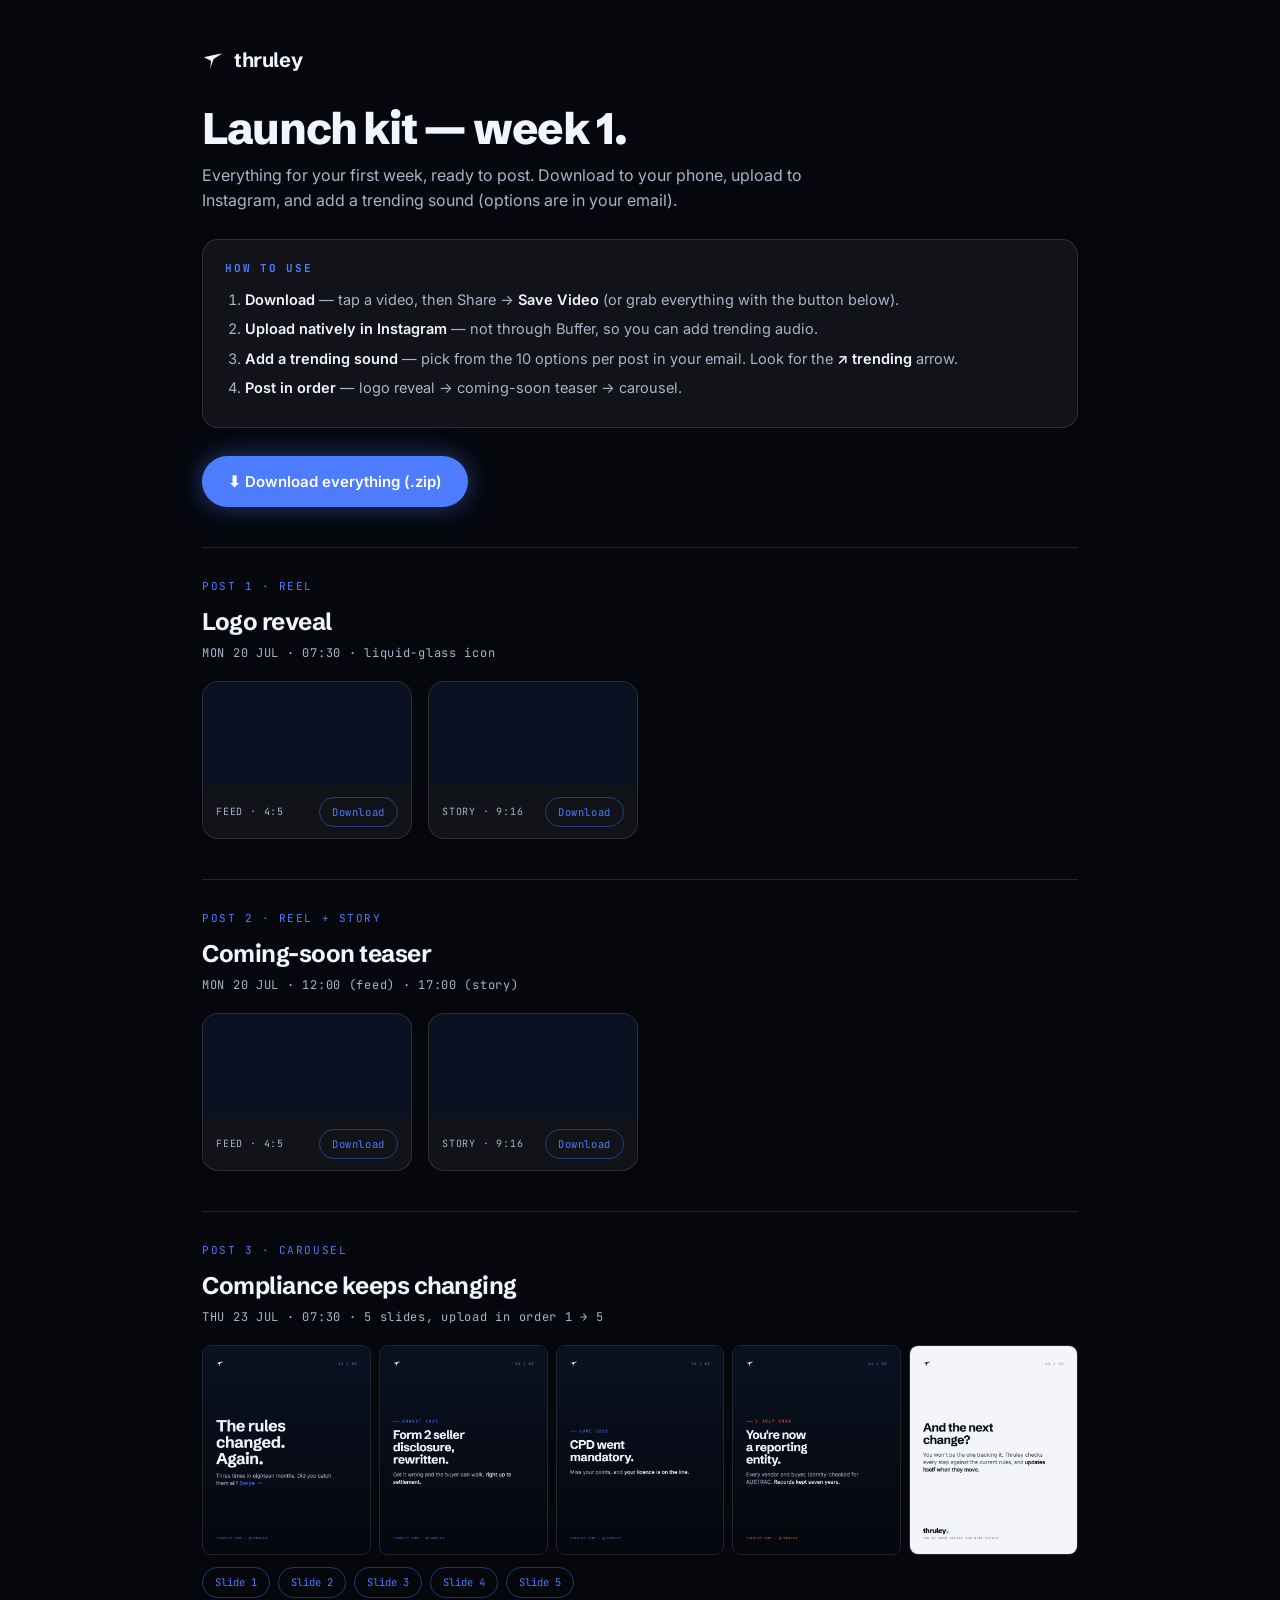
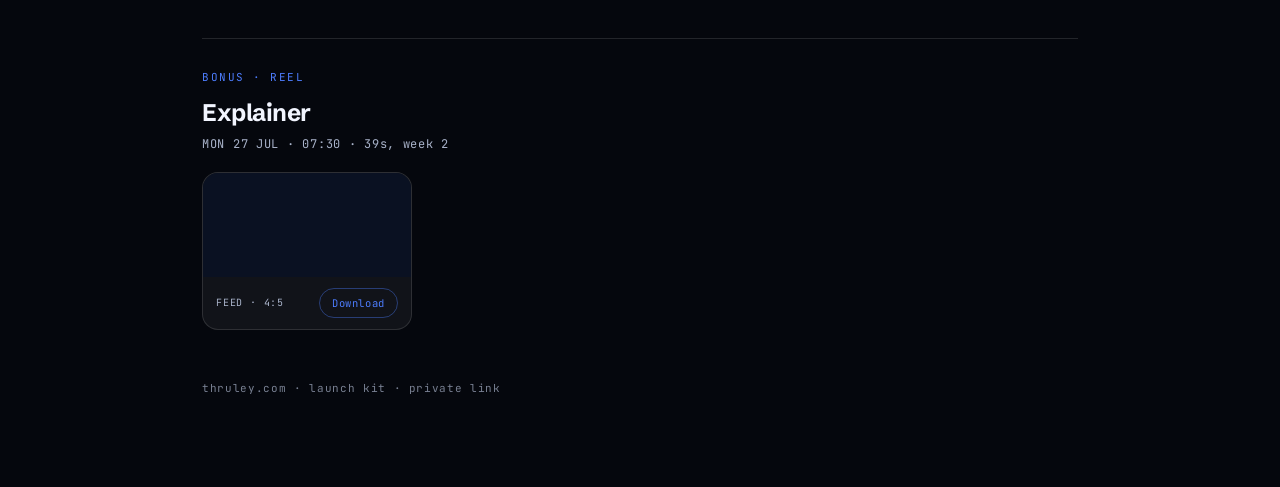
<file: launch-kit.html>
<!DOCTYPE html><html lang="en"><head>
<meta charset="utf-8"><meta name="viewport" content="width=device-width,initial-scale=1">
<title>Thruley — Launch Kit (Week 1)</title>
<meta name="robots" content="noindex">
<meta name="theme-color" content="#05070D">
<link rel="icon" href="data:image/svg+xml,%3Csvg xmlns='http://www.w3.org/2000/svg' viewBox='0 0 100 100'%3E%3Crect width='100' height='100' rx='22' fill='%2305070D'/%3E%3Cpath d='M14 42C36 36 62 31 88 27L54 47C49 61 44 74 40 88C42 76 43 65 44 54Z' fill='%234D7DFE'/%3E%3C/svg%3E">
<link href="https://fonts.googleapis.com/css2?family=Schibsted+Grotesk:wght@600;700;800&family=Inter:wght@400;500;600&family=JetBrains+Mono:wght@400;500&display=swap" rel="stylesheet">
<style>
:root{--ink:#05070D;--pulse:#4D7DFE;--ember:#FF6B3D;--mist:#A9B3CA;--white:#F2F5FF;--glass:rgba(255,255,255,.05);--line:rgba(255,255,255,.12);--display:'Schibsted Grotesk',sans-serif;--body:'Inter',sans-serif;--mono:'JetBrains Mono',monospace}
*{margin:0;padding:0;box-sizing:border-box}
body{background:var(--ink);color:var(--white);font-family:var(--body);-webkit-font-smoothing:antialiased;line-height:1.55}
.wrap{max-width:920px;margin:0 auto;padding:44px 22px 90px}
.brand{display:flex;align-items:center;gap:10px;margin-bottom:30px}
.brand svg{width:22px;height:22px}.brand span{font-family:var(--display);font-weight:700;font-size:20px;letter-spacing:-0.02em}
h1{font-family:var(--display);font-weight:800;font-size:clamp(30px,6vw,44px);letter-spacing:-0.03em;line-height:1.05}
.sub{color:var(--mist);font-size:16px;margin-top:12px;max-width:640px}
.how{background:var(--glass);border:1px solid var(--line);border-radius:16px;padding:20px 22px;margin:26px 0 8px}
.how h3{font-family:var(--mono);font-size:11px;letter-spacing:.16em;text-transform:uppercase;color:var(--pulse);margin-bottom:12px}
.how ol{margin:0;padding-left:20px}.how li{font-size:14.5px;color:var(--mist);margin:7px 0}.how li b{color:var(--white);font-weight:600}
.dl-all{display:inline-flex;align-items:center;gap:9px;background:var(--pulse);color:#fff;font-weight:600;font-size:15px;padding:14px 26px;border-radius:100px;text-decoration:none;box-shadow:0 0 26px rgba(77,125,254,.45);margin-top:20px}
.post{margin-top:40px;border-top:1px solid var(--line);padding-top:30px}
.post .tag{font-family:var(--mono);font-size:11px;letter-spacing:.14em;text-transform:uppercase;color:var(--pulse)}
.post h2{font-family:var(--display);font-weight:700;font-size:24px;letter-spacing:-0.02em;margin:8px 0 4px}
.post .meta{font-family:var(--mono);font-size:12px;letter-spacing:.06em;color:var(--mist);margin-bottom:18px}
.media{display:flex;gap:16px;flex-wrap:wrap}
.item{background:var(--glass);border:1px solid var(--line);border-radius:16px;overflow:hidden;width:210px}
.item video,.item img{display:block;width:100%;background:#0A1122}
.item .cap{display:flex;align-items:center;justify-content:space-between;gap:8px;padding:11px 13px}
.item .cap .fmt{font-family:var(--mono);font-size:10px;letter-spacing:.08em;color:var(--mist)}
.item .cap a{font-family:var(--mono);font-size:10.5px;letter-spacing:.06em;color:var(--pulse);text-decoration:none;border:1px solid rgba(77,125,254,.4);border-radius:100px;padding:6px 12px;white-space:nowrap}
.slides{display:grid;grid-template-columns:repeat(5,1fr);gap:8px}
.slides img{width:100%;border-radius:9px;border:1px solid var(--line);display:block}
.slides-dl{margin-top:12px;display:flex;gap:8px;flex-wrap:wrap}
.slides-dl a{font-family:var(--mono);font-size:10.5px;color:var(--pulse);text-decoration:none;border:1px solid rgba(77,125,254,.4);border-radius:100px;padding:6px 12px}
footer{margin-top:50px;font-family:var(--mono);font-size:11px;letter-spacing:.06em;color:var(--mist);opacity:.7}
@media(max-width:560px){.item{width:100%}.slides{grid-template-columns:repeat(5,1fr);gap:5px}}
</style></head>
<body>
<div class="wrap">
  <div class="brand"><svg viewBox="0 0 100 100"><path d="M8 38C34 31 63 26 92 21L53 45C47 61 41 76 36 92C38.5 78 40 66 41 53Z" fill="#F2F5FF"/></svg><span>thruley</span></div>
  <h1>Launch kit — week 1.</h1>
  <p class="sub">Everything for your first week, ready to post. Download to your phone, upload to Instagram, and add a trending sound (options are in your email).</p>

  <div class="how">
    <h3>How to use</h3>
    <ol>
      <li><b>Download</b> — tap a video, then Share → <b>Save Video</b> (or grab everything with the button below).</li>
      <li><b>Upload natively in Instagram</b> — not through Buffer, so you can add trending audio.</li>
      <li><b>Add a trending sound</b> — pick from the 10 options per post in your email. Look for the <b>↗ trending</b> arrow.</li>
      <li><b>Post in order</b> — logo reveal → coming-soon teaser → carousel.</li>
    </ol>
  </div>
  <a class="dl-all" href="media/Thruley-Launch-Kit.zip" download>⬇ Download everything (.zip)</a>

  <div class="post">
    <div class="tag">Post 1 · Reel</div>
    <h2>Logo reveal</h2>
    <div class="meta">MON 20 JUL · 07:30 · liquid-glass icon</div>
    <div class="media">
      <div class="item"><video src="media/Thruley-Logo-Glass-feed-4x5.mp4" autoplay muted loop playsinline></video><div class="cap"><span class="fmt">FEED · 4:5</span><a href="media/Thruley-Logo-Glass-feed-4x5.mp4" download>Download</a></div></div>
      <div class="item"><video src="media/Thruley-Logo-Glass-story-9x16.mp4" autoplay muted loop playsinline></video><div class="cap"><span class="fmt">STORY · 9:16</span><a href="media/Thruley-Logo-Glass-story-9x16.mp4" download>Download</a></div></div>
    </div>
  </div>

  <div class="post">
    <div class="tag">Post 2 · Reel + Story</div>
    <h2>Coming-soon teaser</h2>
    <div class="meta">MON 20 JUL · 12:00 (feed) · 17:00 (story)</div>
    <div class="media">
      <div class="item"><video src="media/Thruley-Teaser-ComingSoon-feed-4x5.mp4" autoplay muted loop playsinline></video><div class="cap"><span class="fmt">FEED · 4:5</span><a href="media/Thruley-Teaser-ComingSoon-feed-4x5.mp4" download>Download</a></div></div>
      <div class="item"><video src="media/Thruley-Teaser-ComingSoon-story-9x16.mp4" autoplay muted loop playsinline></video><div class="cap"><span class="fmt">STORY · 9:16</span><a href="media/Thruley-Teaser-ComingSoon-story-9x16.mp4" download>Download</a></div></div>
    </div>
  </div>

  <div class="post">
    <div class="tag">Post 3 · Carousel</div>
    <h2>Compliance keeps changing</h2>
    <div class="meta">THU 23 JUL · 07:30 · 5 slides, upload in order 1 → 5</div>
    <div class="slides">
      <img src="media/Thruley-Compliance-Carousel-1.png"><img src="media/Thruley-Compliance-Carousel-2.png"><img src="media/Thruley-Compliance-Carousel-3.png"><img src="media/Thruley-Compliance-Carousel-4.png"><img src="media/Thruley-Compliance-Carousel-5.png">
    </div>
    <div class="slides-dl">
      <a href="media/Thruley-Compliance-Carousel-1.png" download>Slide 1</a><a href="media/Thruley-Compliance-Carousel-2.png" download>Slide 2</a><a href="media/Thruley-Compliance-Carousel-3.png" download>Slide 3</a><a href="media/Thruley-Compliance-Carousel-4.png" download>Slide 4</a><a href="media/Thruley-Compliance-Carousel-5.png" download>Slide 5</a>
    </div>
  </div>

  <div class="post">
    <div class="tag">Bonus · Reel</div>
    <h2>Explainer</h2>
    <div class="meta">MON 27 JUL · 07:30 · 39s, week 2</div>
    <div class="media">
      <div class="item"><video src="media/Thruley-Explainer-v2-feed-4x5.mp4" autoplay muted loop playsinline></video><div class="cap"><span class="fmt">FEED · 4:5</span><a href="media/Thruley-Explainer-v2-feed-4x5.mp4" download>Download</a></div></div>
    </div>
  </div>

  <footer>thruley.com · launch kit · private link</footer>
</div>
</body></html>
</file>
<file: style.css>
:root{--ink:#444440;--blue:#004aad;--lime:#c1ff72;--paper:#f5f4ef;--ease:cubic-bezier(.22,1,.36,1)}*{box-sizing:border-box}html{scroll-behavior:smooth;scroll-padding-top:70px}body{margin:0;color:var(--ink);background:#fff;font:15px/1.5 Archivo,Arial,sans-serif;-webkit-font-smoothing:antialiased}button,input{font:inherit}a{color:inherit;text-decoration:none}button{cursor:pointer;color:inherit}h1,h2,h3,h4,p{margin:0}h1,h2,h3{font-weight:300;letter-spacing:-.045em;line-height:1.15}h1,h2{font-size:48px}h3{font-size:36px}small{font-size:10px;letter-spacing:.1em}header{height:50px;display:flex;align-items:center;justify-content:space-between;padding:0 16px;position:relative;z-index:20;background:white}.navleft{display:flex;gap:24px;align-items:center}.navleft button{border:0;background:none;padding:0}.navleft span{margin-left:8px}.logo{font-size:29px;font-weight:600;letter-spacing:-1.8px;color:var(--blue)}header>.logo{position:absolute;left:50%;transform:translateX(-50%)}.pill{border:0;border-radius:30px;padding:10px 19px;display:inline-flex;align-items:center;justify-content:center;font-size:12px;line-height:1.2;transition:transform .2s,background .2s}.pill:hover{transform:translateY(-2px)}.lime{background:var(--lime);color:#20301e}.blue{background:var(--blue);color:white}.white{background:white}#navigation{position:absolute;top:50px;left:16px;right:16px;padding:45px;background:#f2f2ec;border-radius:0 0 16px 16px;z-index:19;box-shadow:0 30px 45px #2222}#navigation:not([hidden]){display:flex;justify-content:space-between}#navigation a{display:flex;justify-content:space-between;font-size:26px;margin-top:20px;gap:100px}#navigation p{align-self:end}.hero{margin:0 16px;border-radius:16px;height:540px;overflow:hidden;position:relative;background:#e1e4d9}.hero-art{position:absolute;inset:0;background:radial-gradient(ellipse at 75% 10%,#f4efdb,transparent 55%),linear-gradient(135deg,#c5d6e0,#e4e4d5 65%,#b7c4ac)}.orb{position:absolute;width:700px;height:700px;border-radius:50%;background:radial-gradient(circle at 35% 30%,#e4ffca,#94b57b 60%,#709284);top:-230px;right:-50px;box-shadow:inset -30px -30px 70px #233b3a55;animation:breathe 12s ease-in-out infinite alternate}.floating{position:absolute}.file{width:340px;background:#fafaf2;left:36%;top:50px;border-radius:13px;transform:rotate(-8deg);padding:24px;box-shadow:20px 30px 60px #233b3a30}.house svg{width:100%;height:160px;fill:none;stroke:var(--blue);stroke-width:2}.file-foot{display:flex;justify-content:space-between;font-size:24px;line-height:1.15}.file-foot i{font-style:normal}.notice{left:12%;top:155px;display:flex;align-items:center;gap:12px;background:#fffdf1ef;border:1px solid #fff8;border-radius:10px;box-shadow:0 15px 30px #34452c16;padding:16px;font-size:13px;animation:float 6s ease-in-out infinite alternate}.notice small{display:block;font-size:10px;letter-spacing:0;opacity:.65;margin-top:3px}.check{width:28px;height:28px;border-radius:50%;background:var(--lime);display:grid;place-items:center}.notice.second{left:auto;right:10%;top:300px;animation-delay:-3s}.hero-copy{position:absolute;left:24px;right:24px;bottom:25px;display:flex;justify-content:space-between;align-items:end}.hero-copy p{font-size:16px;max-width:410px;line-height:1.45}.participant-strip{min-height:146px;display:flex;align-items:center;justify-content:space-between;gap:20px;padding:30px 32px;flex-wrap:wrap}.participant-strip small{max-width:100px;font-size:9px}.participant-strip>span{font-size:17px;font-weight:500;letter-spacing:-.5px}.tour{margin:0 16px;border-radius:16px;background:var(--paper);padding:115px 60px 60px;overflow:hidden}.intro{text-align:center}.intro p{margin:25px auto;line-height:1.6}.actions{display:flex;gap:10px;justify-content:center}.steps{display:grid;grid-template-columns:repeat(4,1fr);gap:28px;margin:85px 0 48px}.steps button{text-align:left;background:none;border:0;padding:0;opacity:.55;transition:opacity .2s}.steps button:hover,.steps button[aria-selected=true]{opacity:1}.steps small{background:#dfe8cc;padding:6px 8px;border-radius:4px;letter-spacing:0;font-size:12px}.steps button[aria-selected=true] small{background:var(--lime)}.steps span{display:block;margin-top:16px;font-size:18px;line-height:1.3;max-width:170px}.device{max-width:1060px;margin:auto;background:#242624;padding:12px;border-radius:28px;box-shadow:0 25px 45px #20252017}.app{background:#fff;border-radius:17px;min-height:530px;display:flex;overflow:hidden;font-size:11px}.app aside{width:175px;flex-shrink:0;background:#f0f1eb;padding:24px 15px;display:flex;flex-direction:column;gap:20px}.app aside>.logo{font-size:24px;margin-bottom:22px}.app aside>span{padding:8px}.app aside .active{background:#dbe6d0;border-radius:5px}.app aside>small{margin-top:auto;letter-spacing:0;line-height:2;color:#888}.app em{font-style:normal;background:#fff;padding:3px 5px;border-radius:3px}.app-main{flex:1;padding:22px 28px}.app-top{display:flex;justify-content:space-between;align-items:center;padding-bottom:28px;border-bottom:1px solid #eee}.app-top span{background:#e4edda;border-radius:50%;padding:8px}.app-heading{margin-top:30px;display:flex;justify-content:space-between;align-items:center}.app h3{font-size:25px;margin:6px 0;letter-spacing:-.7px}.app-heading p{font-size:10px;color:#888}.status{background:#ecf4e4;padding:5px 9px;border-radius:20px;font-size:9px}.progress{height:4px;background:#edf0e9;margin:25px 0 30px}.progress i{display:block;width:25%;height:100%;background:#95ba72;transition:width .5s}.app-columns{display:grid;grid-template-columns:1.4fr 1fr;gap:30px}.app h4{font-size:18px;font-weight:400;margin:12px 0 20px;letter-spacing:-.5px}.task{display:flex;gap:10px;padding:14px 0;border-bottom:1px solid #eee}.task>span{background:#e7f0dd;border-radius:50%;width:18px;height:18px;display:grid;place-items:center}.task small{display:block;font-size:9px;letter-spacing:0;color:#888;margin-top:3px}.file-side{padding-left:20px;border-left:1px solid #eee}.file-side>p{margin-top:20px}.file-side p>small{letter-spacing:0;color:#999}.file-side i{display:inline-block;width:5px;height:5px;border-radius:50%;background:#80a45e;margin-right:4px}.approval{background:#f3f4ee;padding:14px;margin-top:25px;border-radius:8px}.approval p{margin:10px 0}.approval button{border:0;background:none;font-size:10px;padding:0;color:var(--blue)}.device-caption{text-align:center;color:#bbb;font-size:8px;letter-spacing:.15em;padding-top:10px}.statement{padding:170px 16px 120px;text-align:center}.statement h2{font-size:42px}.statement>p{margin:30px 0 75px}.workflow-film{height:370px;border-radius:16px;background:#e8e9e1;display:flex;justify-content:center;align-items:center;position:relative;gap:0;overflow:hidden}.workflow-film:before{content:'';position:absolute;width:500px;height:500px;left:30%;top:-350px;border-radius:50%;box-shadow:0 0 140px 50px #c1ff7280;background:#c1ff7240}.flow-node{position:relative;background:#fff9;padding:25px;border-radius:10px;box-shadow:0 20px 40px #3331;font-size:15px}.flow-node span{padding-left:25px}.flow-node.focal{background:var(--blue);color:white;font-size:36px;letter-spacing:-2px;padding:30px}.flow-line{width:75px;height:1px;background:#7e9374;position:relative}.flow-line:after{content:'';position:absolute;width:6px;height:6px;background:#6e8e57;border-radius:50%;top:-2px;animation:travel 3s linear infinite}.workflow-film>small{position:absolute;bottom:35px;font-size:9px}.features{padding:0 16px}.feature{display:grid;grid-template-columns:1fr 1fr;gap:55px;min-height:470px;margin-bottom:0;align-items:center}.feature>div:first-child{max-width:470px;padding:50px 0}.feature h3{margin:18px 0}.feature p{max-width:390px;line-height:1.65}.feature a{display:inline-block;margin-top:22px;font-size:12px;border-bottom:1px solid #aaa;padding-bottom:5px}.feature-art{height:410px;border-radius:16px;position:relative;overflow:hidden}.sphere-art{background:#efeee9;display:grid;place-items:center}.sphere{height:250px;width:250px;background:radial-gradient(circle at 35% 25%,#f5f1dd,#c8e3be 40%,#839d9f 75%,#24475c);border-radius:50%;box-shadow:20px 35px 30px #243e4320;animation:breathe 9s ease-in-out infinite alternate}.orbit-label{position:absolute;top:100px;left:35px;background:#fffc;padding:9px 14px;border-radius:20px;font-size:12px}.orbit-label.two{top:auto;left:auto;bottom:70px;right:30px}.handoff{background:#dbe6d9;display:grid;place-items:center}.mini-window{background:#fff;border-radius:9px;padding:25px;width:75%;transform:rotate(-3deg);box-shadow:15px 25px 30px #35422d15}.mini-window h4{font-size:25px;font-weight:300;line-height:1.1;margin:15px 0}.mini-window>div{display:flex;align-items:center;gap:10px;font-size:11px;padding:15px 0;border-bottom:1px solid #eee}.mini-window i{font-style:normal;background:#e4ebde;padding:8px;border-radius:50%}.mini-window small{display:block;font-size:8px;letter-spacing:0;color:#777}.mini-window b{margin-left:auto;font-weight:400}.landscape{background:linear-gradient(160deg,#bad3dc,#e8e3c9 60%,#6f8d82)}.land-orb{width:600px;height:400px;border-radius:50%;background:linear-gradient(110deg,#344d65,#c3d1b0);position:absolute;top:180px;left:-60px;transform:rotate(-20deg)}.update{position:absolute;left:18%;right:18%;top:60px;background:#ffffffe0;backdrop-filter:blur(15px);padding:24px;border-radius:12px}.update h4{font-size:27px;font-weight:300;line-height:1.15;margin:15px 0}.update>span{display:flex;justify-content:space-between;font-size:11px;padding:8px 0;border-top:1px solid #bbb5}.update b{font-weight:400}.interlude{text-align:center;padding:170px 20px}.interlude>span{font-size:32px;font-weight:300;letter-spacing:-1px}.interlude p{font-size:12px;margin-top:12px}.oversight{margin:0 16px;border-radius:16px;background:#e5e6dc;position:relative;min-height:700px;padding:40px 24px 35px;overflow:hidden}.oversight-copy{position:relative;z-index:2}.oversight h2{margin:20px 0}.oversight img{position:absolute;width:55%;height:520px;object-fit:cover;right:0;top:0;mix-blend-mode:multiply;opacity:.65}.principles{position:relative;display:grid;grid-template-columns:repeat(3,1fr);gap:45px;margin-top:170px;z-index:2}.principles>div{border-top:1px solid #909786;padding-top:15px}.principles p{font-size:21px;margin:20px 0 12px}.principles span{font-size:13px;display:block;max-width:285px}.stories{padding:145px 0 130px}.stories h2{font-size:36px}.story-controls{display:flex;gap:8px;justify-content:end;padding:0 30px 20px}.story-controls button{background:#f1f2ed;border:0;border-radius:50%;width:36px;height:36px}.story-track{display:flex;gap:28px;overflow:auto;padding:0 30px;scroll-snap-type:x mandatory;scrollbar-width:none}.story-track article{flex:0 0 calc((100vw - 116px)/3);scroll-snap-align:start}.story-art{height:290px;border-radius:12px;position:relative;display:grid;place-items:center;overflow:hidden;margin-bottom:25px}.story-art span{font-size:85px;font-weight:300;letter-spacing:-6px}.story-art i{position:absolute;bottom:20px;left:20px;font-style:normal;font-size:12px}.story-art.a{background:#e2e8d6;color:#5f7551}.story-art.b{background:#ddd8ca;color:#756b59}.story-art.c{background:#c6d5dc;color:#496b81}.story-track h3{font-size:24px;margin:12px 0}.story-track p{font-size:13px;max-width:310px}.mission{margin:0 16px;border-radius:16px;overflow:hidden;background:#e8e8e1;position:relative;min-height:570px;padding:50px 24px;display:flex;align-items:center}.mission>div:last-child{position:relative;z-index:2}.mission h2{font-size:60px;line-height:1.05;margin:25px 0}.mission p{line-height:1.6}.mission-orb{position:absolute;width:700px;height:700px;border-radius:50%;right:-110px;top:-20px;background:radial-gradient(circle at 30% 30%,#d6ecc6,#88a9a0 60%,#436b83);box-shadow:inset -30px -30px 70px #004aad40;opacity:.7}form{display:flex;gap:10px;margin-top:30px;max-width:530px}input{min-width:0;flex:1;border:1px solid #bbb;background:#fff;border-radius:30px;padding:14px 19px;font-size:13px}.form-note{font-size:10px;margin-top:13px!important;opacity:.7}footer{padding:120px 30px 25px;display:grid;grid-template-columns:2fr 1fr 1fr 1.5fr;gap:40px}footer .logo{font-size:40px}footer small{display:block;margin-bottom:25px}footer div>a{display:block;margin-bottom:12px;font-size:13px}footer p{font-size:13px;margin-bottom:20px}.footer-bottom{grid-column:1/-1;display:flex;justify-content:space-between;margin-top:90px;font-size:10px}.footer-bottom a{font-size:10px}.reveal{opacity:0;transform:translateY(22px);transition:opacity .8s var(--ease),transform .8s var(--ease)}.reveal.visible{opacity:1;transform:none}dialog{border:0;border-radius:16px;padding:40px;max-width:540px;width:calc(100% - 32px);color:var(--ink)}dialog::backdrop{background:#15232175;backdrop-filter:blur(5px)}dialog h2{font-size:35px;margin:20px 0}dialog p{font-size:14px}.close{position:absolute;right:18px;top:10px;background:none;border:0;font-size:28px}.review-row{border-bottom:1px solid #ddd;padding:15px 0;font-size:11px;display:flex;justify-content:space-between;gap:20px}.review-row b{font-weight:400}.close-detail{margin-top:20px}.sr-only{position:absolute;width:1px;height:1px;overflow:hidden;clip:rect(0,0,0,0)}:focus-visible{outline:2px solid var(--blue);outline-offset:5px}@keyframes float{to{transform:translateY(-14px)}}@keyframes breathe{to{transform:translateY(12px) scale(1.035)}}@keyframes travel{from{left:0}to{left:100%}}
@media(min-width:1500px){main,header,footer{max-width:1600px;margin-left:auto;margin-right:auto}.hero{height:650px}}
@media(max-width:700px){body{font-size:14px}header{padding:0 12px}.navleft>a{display:none}.navleft button{font-size:12px}header>.logo{font-size:25px}.pill{font-size:11px;padding:10px 14px}h1,h2{font-size:30px}h3{font-size:26px}.hero{margin:0 8px;height:600px;border-radius:12px}.hero-copy{left:18px;right:18px;bottom:25px;display:block}.hero-copy p{font-size:14px;margin-top:18px;max-width:300px}.orb{width:500px;height:500px;right:-240px;top:-150px}.file{left:22%;width:230px;top:65px;padding:17px}.file-foot{font-size:20px}.house svg{height:120px}.notice{left:16px;top:265px;padding:10px;font-size:10px;gap:8px}.notice small{font-size:8px}.notice.second{right:16px;top:340px}.check{width:22px;height:22px}.participant-strip{padding:35px 20px;justify-content:center;gap:20px;min-height:170px}.participant-strip small{max-width:none;flex-basis:100%;text-align:center}.participant-strip>span{font-size:13px}.tour{margin:0 8px;padding:65px 18px 25px}.intro p br{display:none}.intro p{max-width:300px}.steps{grid-template-columns:1fr 1fr;gap:25px 15px;margin:45px 0 30px}.steps span{font-size:15px;margin-top:12px}.steps small{font-size:10px}.device{padding:6px;border-radius:13px;width:100%}.app{min-height:360px;border-radius:8px}.app aside{display:none}.app-main{padding:15px}.app-top{padding-bottom:12px;font-size:9px}.app-heading{margin-top:18px}.app h3{font-size:20px}.app-heading small{font-size:7px}.app-heading p{font-size:8px}.status{display:none}.app-columns{grid-template-columns:1fr}.file-side{display:none}.progress{margin:18px 0}.app h4{font-size:17px}.task{padding:10px 0}.statement{padding:85px 8px 60px}.statement h2{font-size:28px}.statement>p{padding:0 15px;margin:25px 0 40px}.workflow-film{height:330px;flex-direction:column}.flow-node{padding:13px 20px;font-size:12px}.flow-node.focal{font-size:24px;padding:12px 30px}.flow-line{height:25px;width:1px}.flow-line:after{display:none}.workflow-film>small{font-size:7px;bottom:20px;max-width:280px}.features{padding:0 8px}.feature{display:flex;flex-direction:column;gap:0;margin-bottom:45px;min-height:0}.feature>div:first-child{padding:30px 10px;width:100%;max-width:none}.feature h3{font-size:30px}.feature-art{width:100%;height:330px}.sphere{width:210px;height:210px}.orbit-label{left:20px;top:65px;font-size:10px}.orbit-label.two{bottom:50px;right:20px}.mini-window{width:80%;padding:20px}.mini-window h4{font-size:22px}.interlude{padding:65px 20px 100px}.interlude>span{font-size:25px}.oversight{margin:0 8px;padding:30px 18px}.oversight img{position:relative;width:100%;height:260px;object-position:center;margin:15px 0;opacity:.8}.oversight-copy p br{display:none}.principles{margin-top:10px;grid-template-columns:1fr;gap:28px}.principles p{font-size:20px;margin:12px 0 8px}.principles span{max-width:none}.stories{padding:80px 0}.stories h2{font-size:30px}.stories .intro{padding:0 20px}.story-track{padding:0 18px;gap:15px}.story-track article{flex-basis:83vw}.story-art{height:250px}.story-track h3{font-size:24px}.mission{margin:0 8px;padding:45px 18px;min-height:540px}.mission h2{font-size:42px}.mission p br{display:none}.mission-orb{width:500px;height:500px;right:-300px;top:30px;opacity:.35}form{flex-direction:column;align-items:stretch;gap:10px}form .pill{padding:15px}footer{padding:70px 20px 20px;grid-template-columns:1fr 1fr;gap:35px}footer>.logo{grid-column:1/-1}.footer-bottom{margin-top:25px;flex-wrap:wrap;gap:15px}#navigation{left:8px;right:8px;padding:25px}#navigation:not([hidden]){display:block}#navigation a{font-size:23px;gap:20px}#navigation p{margin-top:30px;font-size:13px}.review-row{display:block}.review-row b{display:block;margin-top:5px}}
@media(prefers-reduced-motion:reduce){html{scroll-behavior:auto}*,*:before,*:after{animation:none!important;transition:none!important}.reveal{opacity:1;transform:none}}

/* Reference-led scroll navigation and photographic entrance. */
.nav-island{position:fixed;left:50%;top:16px;width:460px;max-width:calc(100vw - 32px);padding:8px;display:grid;grid-template-columns:1fr auto 1fr;align-items:center;gap:20px;border-radius:16px;background:rgba(250,249,246,.96);box-shadow:0 2px 35px #0000000d;backdrop-filter:blur(12px);z-index:60;transform:translate(-50%,-100px);visibility:hidden;transition:transform .3s cubic-bezier(.208,.004,.146,1.003),visibility 0s .3s}
.nav-island.is-shown{visibility:visible;transform:translate(-50%,0);transition:transform 1.15s cubic-bezier(.208,.004,.146,1.003)}
.island-menu{justify-self:start;border:0;border-radius:10px;padding:10px 12px;background:#f0eee9;color:var(--ink);cursor:pointer}.island-menu span{margin-left:8px}.island-brand{font-size:31px;font-weight:600;line-height:1;letter-spacing:-4px;padding-right:4px}.nav-island>.pill{justify-self:end;white-space:nowrap;font-size:13px;padding:10px 12px}
/* Teamtailor menu shell: top-49 against a 50px header, with rounded top corners. */
#navigation{position:absolute;top:49px;left:15px;right:15px;width:auto;max-width:1410px;margin:0 auto;padding:17px 29px 41px;border-radius:12px;background:rgb(255 255 255 / 95%);box-shadow:0 12px 15px rgb(0 0 0 / 12%);z-index:59;backdrop-filter:blur(4.45px);transform-origin:center top}
#navigation:not([hidden]){animation:menu-open .25s cubic-bezier(.22,1,.36,1)}
body:has(.nav-island.is-shown) #navigation{position:fixed;top:75px}
@media(max-width:700px){#navigation{position:fixed;top:75px}}
@keyframes menu-open{from{opacity:0;transform:scale(.99)}to{opacity:1;transform:none}}
.navleft button[aria-expanded=true] .ui-caret,.island-menu[aria-expanded=true] .ui-caret{rotate:180deg}
@media(prefers-reduced-motion:reduce){#navigation:not([hidden]){animation:none}}
.hero{background:#171b21}.hero-art{overflow:hidden}.hero-art img{width:100%;height:100%;object-fit:cover;object-position:center;transform:scale(1.035);animation:photo-settle 1.7s cubic-bezier(.2,.7,.2,1) both}.hero-art:after{content:"";position:absolute;inset:0;background:linear-gradient(0deg,#0008,transparent 48%)}.hero-copy{color:#fff;z-index:2}.hero-copy h1{color:#fff}.hero-copy p{color:#fff}
@keyframes photo-settle{to{transform:scale(1)}}
.tour{padding-bottom:100px}.device{position:relative;margin-bottom:65px;overflow:visible;transform-origin:50% 100%}.overlap-phone{position:absolute;right:-30px;bottom:-68px;width:228px;min-height:405px;padding:30px 17px 20px;border:7px solid #262728;border-radius:34px;background:#fafaf6;box-shadow:0 28px 45px #18232f30;color:#263143;text-align:left;z-index:3}.phone-notch{position:absolute;top:8px;left:50%;transform:translateX(-50%);width:65px;height:13px;background:#262728;border-radius:12px}.overlap-phone>small{font-size:8px;letter-spacing:1px}.overlap-phone h4{font-size:23px;font-weight:400;line-height:1.12;margin:25px 0}.phone-property{font-size:13px;padding:16px 0;border-bottom:1px solid #ddd}.phone-property span,.phone-task span{display:block;font-size:9px;color:#7b817f;margin-top:5px}.phone-task{font-size:11px;padding:16px 0;border-bottom:1px solid #ddd}.phone-action{display:block;background:var(--blue);color:white;border-radius:8px;padding:13px 9px;font-size:10px;margin-top:22px}.device-caption{position:relative}.feature{perspective:1000px}.feature>div:last-child{transition:transform .9s var(--ease)}.feature:not(.visible)>div:last-child{transform:translateY(35px) rotateX(4deg)}.workflow-film>div{transition:transform .8s var(--ease)}.statement:not(.visible) .workflow-film>div{transform:translateY(30px)}
@media(min-width:701px){.device.visible{animation:device-enter 1.1s var(--ease) both}@keyframes device-enter{from{transform:translateY(55px) rotateX(5deg);opacity:0}to{transform:none;opacity:1}}}
@media(max-width:700px){header{visibility:hidden}.nav-island{visibility:visible;transform:translate(-50%,0);width:calc(100% - 32px);gap:10px}.hero{height:650px;margin-top:-42px}.hero-art img{object-position:58% center}.hero-copy{bottom:28px}.hero-copy h1{margin-bottom:20px}.hero-copy p{font-size:15px;max-width:310px}.tour{padding-bottom:65px}.device{margin-bottom:140px}.overlap-phone{width:146px;min-height:265px;border-width:5px;border-radius:23px;padding:23px 10px 12px;right:7px;bottom:-115px}.overlap-phone h4{font-size:16px;margin:15px 0}.overlap-phone>small{font-size:6px}.phone-property{font-size:9px;padding:9px 0}.phone-task{font-size:8px;padding:9px 0}.phone-property span,.phone-task span{font-size:7px}.phone-action{font-size:7px;padding:9px 6px;margin-top:12px}.phone-notch{width:44px;height:9px;top:6px}}
@media(prefers-reduced-motion:reduce){.nav-island,.hero-art img,.device.visible,.feature>div:last-child{animation:none!important;transition:none!important}.hero-art img{transform:none}.feature:not(.visible)>div:last-child{transform:none}}

/* Editorial copy and evidence-led product refinement */
.hero-copy{display:block;max-width:900px;bottom:34px;left:32px}.hero-copy h1{font-size:clamp(28px,3.3vw,49px);line-height:1.08;font-weight:400;letter-spacing:-1.7px;max-width:850px}.hero-copy h1 span{display:block;font-size:clamp(16px,1.6vw,22px);letter-spacing:-.35px;line-height:1.4;margin-top:19px}.hero-art:after{background:linear-gradient(0deg,rgba(4,13,24,.75),transparent 65%)}
.compliance-facts{display:grid;grid-template-columns:repeat(3,1fr);gap:38px;max-width:1140px;margin:65px auto 0;text-align:left}.compliance-facts article{border-top:1px solid #c8cbc9;padding-top:24px;display:flex;flex-direction:column}.compliance-facts strong{font-size:27px;letter-spacing:-1px;color:#004aad;font-weight:500}.compliance-facts h3{font-size:23px;line-height:1.2;margin:25px 0 10px;letter-spacing:-.5px}.compliance-facts p{font-size:15px;line-height:1.65;color:#595b60}.compliance-facts a{font-size:12px;margin-top:auto;padding-top:18px;text-decoration:underline;text-underline-offset:4px}.statement{padding-bottom:110px}
.workspace-metrics{display:grid;grid-template-columns:1fr 1.15fr 1fr;gap:12px;margin:25px 0 18px}.workspace-metrics>div{border:1px solid #e3e7eb;border-radius:8px;padding:14px 11px;background:#fafbfc}.workspace-metrics small{font-size:8px;color:#717c8a;letter-spacing:.7px}.workspace-metrics b{display:block;font-size:15px;font-weight:500;margin-top:9px}.workspace-metrics em{font-size:9px;color:#717c8a;font-style:normal}.app-main{min-width:0}.app-columns{grid-template-columns:1.7fr 1fr;gap:22px}.register-head{display:flex;justify-content:space-between;font-size:7px;letter-spacing:.8px;color:#7d8590;margin-top:25px;padding-bottom:9px;border-bottom:1px solid #e6e9ed}.task{gap:9px;align-items:center;padding:16px 0}.task>span{background:#f0f3f8!important;color:#64738a!important;font-size:8px!important;border-radius:5px!important;width:23px;height:25px;display:grid;place-items:center;flex-shrink:0}.task>div{flex:1;line-height:1.4;font-size:10px}.task small{font-size:8px;line-height:1.5;color:#85909e;margin-top:5px}.evidence-status{font-size:8px;font-style:normal;padding:5px 6px;border-radius:4px;background:#edf6ef;color:#39754b}.status-1{background:#edf2ff;color:#004aad}.status-2{background:#fff4dc;color:#8b6b22}.file-gate{border-left:2px solid #004aad;background:#f4f7fc;padding:12px;margin-top:20px}.file-gate b,.file-gate span{display:block;font-size:9px;line-height:1.5}.file-gate span{font-size:8px;color:#707c8c;margin-top:5px}.file-side{padding-top:4px}.app{box-shadow:0 20px 65px #0a1a2f14}.editorial-photo{position:relative;overflow:hidden;background:#ddd}.editorial-photo>img{width:100%;height:100%;object-fit:cover}.photo-note{position:absolute;bottom:24px;left:24px;right:24px;padding:20px;background:rgba(255,255,255,.94);border:1px solid #fff;border-radius:10px;box-shadow:0 8px 35px #0002}.photo-note small{font-size:9px;color:#004aad;letter-spacing:1px}.photo-note b{display:block;font-size:19px;font-weight:400;margin:9px 0}.photo-note span{font-size:11px;color:#717985}.landscape{background:linear-gradient(135deg,#dce6f7,#f0f3f8)}.land-orb{display:none}.update{box-shadow:0 25px 55px #0a1a2f20;border:1px solid white}.mission-orb{opacity:.25;filter:blur(45px)}
@media(max-width:700px){.hero-copy{left:22px;right:22px;bottom:30px}.hero-copy h1{font-size:31px;letter-spacing:-1px}.hero-copy h1 span{font-size:17px;max-width:290px}.compliance-facts{grid-template-columns:1fr;gap:32px;margin-top:40px;padding:0 12px}.compliance-facts h3{margin-top:16px}.statement{padding-top:85px}.workspace-metrics{gap:5px;margin-top:15px}.workspace-metrics>div{padding:10px 7px}.workspace-metrics b{font-size:11px}.workspace-metrics small{font-size:6px;letter-spacing:0}.workspace-metrics em{display:block;font-size:7px}.app-columns{grid-template-columns:1fr}.task>div{font-size:10px}.photo-note{left:15px;right:15px;bottom:15px;padding:15px}.photo-note b{font-size:16px}}

/* Reference hero: broad photographic canvas, matching the Teamtailor proportions. */
@media(min-width:701px){.hero{height:auto;aspect-ratio:7 / 6}.hero-art img{transform:none;animation:none}}

/* Reviewed layout: separate photograph and evidence principles. */
.oversight{display:grid;grid-template-columns:1fr 1fr;gap:48px 32px;padding:54px 40px;min-height:0;align-items:center}
.oversight-copy{grid-column:1;grid-row:1}
.oversight img{position:relative;grid-column:2;grid-row:1;inset:auto;width:100%;height:430px;object-fit:cover;border-radius:12px;mix-blend-mode:normal;opacity:1}
.principles{grid-column:1 / -1;grid-row:2;margin-top:0;gap:40px}
/* Light only: transparent radial falloffs, never a brightened duplicate photograph. */
.hero-light{position:absolute;inset:0;pointer-events:none;background:radial-gradient(ellipse 16% 6% at 68% 65%,rgba(122,224,255,.7) 0%,rgba(38,162,255,.28) 38%,rgba(0,74,173,0) 100%),radial-gradient(ellipse 21% 11% at 70% 77%,rgba(0,113,255,.28) 0%,rgba(0,100,255,.1) 46%,rgba(0,74,173,0) 100%);mix-blend-mode:screen;opacity:.2;animation:laptop-light 6s cubic-bezier(.45,0,.55,1) infinite}
@keyframes laptop-light{0%,100%{opacity:.12}50%{opacity:.38}}
.context-photo{position:absolute;inset:0;width:100%;height:100%;object-fit:cover}.handoff,.landscape{position:relative;display:flex;align-items:center;justify-content:center}.handoff .mini-window{position:relative;transform:none;background:#fffffff0}.landscape .update{top:auto;bottom:22px}
.workspace-path{display:flex;justify-content:space-between;font-size:9px;color:#87909c;margin:17px 0}.workspace-path span{color:#68796a}.app-heading{margin-top:20px}.file-pipeline{display:grid;grid-template-columns:repeat(4,1fr);gap:5px;margin-top:24px}.file-pipeline span{font-size:9px;padding:10px 5px;border-bottom:2px solid #e6e9ef;color:#7e8793}.file-pipeline .current{color:#004aad;border-color:#004aad;background:#f1f6ff}.progress{margin:12px 0 24px}.file-team{padding-bottom:12px;border-bottom:1px solid #e9edf2;margin-bottom:22px}.file-team p{display:flex;align-items:center;gap:5px;font-size:8px;flex-wrap:wrap}.file-team b{display:inline-grid;place-items:center;width:22px;height:22px;border-radius:50%;background:#e6edf8;color:#004aad;font-size:8px}.app{background:#fbfcfe}.app-main{background:white}.app aside{background:#eff2f6}.workspace-metrics>div{background:#f8faff;border-color:#e1e7f0}.app-heading h3{font-weight:500}.device{box-shadow:0 30px 65px #14243822}.task{min-height:66px}.file-gate{line-height:1.6}
@media(max-width:700px){.oversight{grid-template-columns:1fr;padding:30px 22px;gap:28px}.oversight-copy{grid-column:1;grid-row:1}.oversight img{grid-column:1;grid-row:2;height:280px;margin:0}.principles{grid-column:1;grid-row:3;gap:25px;margin:0}.workspace-path{font-size:7px}.workspace-path span{display:none}.file-pipeline span{font-size:7px;padding:8px 2px}.hero-light{background-position:58% center}.file-team{display:none}}
@media(prefers-reduced-motion:reduce){.hero-light{animation:none}}

/* Hero corner copy and centred workflow labels. */
.hero-copy{display:grid;grid-template-columns:minmax(0,1fr) max-content;align-items:end;gap:40px;left:32px;right:32px;max-width:none}
.hero-copy h1{font-size:clamp(28px,3.3vw,48px);max-width:650px;margin:0;letter-spacing:-.045em}
.hero-copy p{font-size:18px;line-height:1.35;max-width:none;margin:0}
.steps button{font-family:inherit;text-align:center}
.steps small{font-family:inherit;font-weight:400}
.steps span{margin-left:auto;margin-right:auto}
@media(max-width:700px){.hero-copy{grid-template-columns:1fr;gap:18px;left:22px;right:22px}.hero-copy h1{font-size:31px;margin:0}.hero-copy p{font-size:15px;max-width:340px;margin:0}}

/* Shared controls: reference-aligned rounded rectangles and centred SVG arrows. */
.ui-arrow,.ui-caret{display:inline-block;flex:none;vertical-align:middle;pointer-events:none}
.ui-caret{opacity:.3}
.pill{border-radius:8px;padding:12px;gap:8px;transition:background .2s}
.pill:hover{transform:none;filter:brightness(.96)}
.navleft{gap:0}
.navleft button,.navleft>a{display:inline-flex;align-items:center;justify-content:center;gap:8px;padding:12px;border-radius:8px;line-height:1.2;transition:background .2s}
.navleft button:hover,.navleft>a:hover,.navleft button:focus-visible,.navleft>a:focus-visible{background:#e8e5e0}
.navleft span{margin-left:0}
.island-menu{display:inline-flex;align-items:center;justify-content:center;gap:8px;border-radius:8px;padding:12px;line-height:1.2;background:#f4f1ec;transition:background .2s}
.island-menu:hover,.island-menu:focus-visible{background:#e8e5e0}
.island-menu span{margin-left:0}
.nav-island>.pill{border-radius:8px;padding:12px}
#navigation a{align-items:center}
.feature a,.compliance-facts a,.phone-action,.footer-bottom>a,.approval button{display:inline-flex;align-items:center;gap:8px}
.story-controls button{display:inline-flex;align-items:center;justify-content:center;transition:background .2s}
.story-controls button:hover{background:#e3e4df}
@media(max-width:700px){.pill,.nav-island>.pill{border-radius:8px}.nav-island{gap:10px}.island-menu{padding:12px}}

/* Match the compact reference navigation metrics. */
header{height:50px;padding:0 15px}
.pill,.navleft button,.navleft>a,.island-menu,.nav-island>.pill{font-family:inherit;font-size:14px;font-weight:500;line-height:.7;padding:12px;border-radius:8px}
.navleft button{background:#f4f1ec}
.ui-caret{align-self:center}
@media(min-width:1000px){.hero-copy p span{white-space:nowrap}}
@media(min-width:701px) and (max-width:999px){.hero-copy{grid-template-columns:1fr 1fr;gap:24px}.hero-copy p{font-size:15px}}

/* Quote composition measured from Teamtailor's QuoteVideo component.
   The following video is outside this quote-only section. */
.pexa-quote{padding:200px 0 0}
.pexa-quote figure{display:flex;flex-direction:column;align-items:center;gap:32px;padding:50px 16px;margin:0;text-align:center}
.pexa-quote blockquote{max-width:832px;margin:0;font-family:Archivo,Arial,sans-serif;font-size:42px;font-weight:275;line-height:1.15;letter-spacing:-.03em}
.pexa-quote figcaption{max-width:100%;padding:20px 0;font-size:14px;font-weight:500;line-height:1.5;color:var(--ink);text-wrap:balance}
[data-quote-reveal="armed"] .quote-word{color:transparent}
[data-quote-reveal="in"] .quote-word{animation:quote-color .39s cubic-bezier(0,0,0,.99) backwards;animation-delay:calc(var(--i) * 60ms)}
@keyframes quote-color{0%{color:transparent}25%{color:var(--lime)}55%{color:var(--blue)}}
@media(max-width:767px){.pexa-quote{padding-top:75px}.pexa-quote blockquote{font-size:24px}}
@media(prefers-reduced-motion:reduce){[data-quote-reveal] .quote-word{animation:none;color:inherit}}

/* Three-panel product showcase: measured Teamtailor geometry, Thruley content. */
.feature-showcase{padding:200px 16px;display:flex;flex-direction:column;gap:20px}
.showcase-row{display:grid;grid-template-columns:minmax(0,1fr) minmax(0,1fr);column-gap:16px;align-items:end}
.showcase-row>h3{display:flex;flex-direction:column;gap:4px;max-width:15em;margin:0 0 -.25em;font-size:36px;font-weight:300;line-height:1.15;letter-spacing:-.01em;text-wrap:pretty}
.showcase-row>h3>span{color:#7c7774}
.showcase-media{height:450px;position:relative;overflow:hidden;border-radius:12px;min-width:0}
.ai-media{background:#f4f1ec}
thruley-sphere{position:relative;display:block;width:100%;height:100%;aspect-ratio:auto}
.sphere-fallback{position:absolute;width:252px;height:252px;left:50%;top:50%;transform:translate(-50%,-50%);border-radius:50%;background:radial-gradient(circle at 70% 35%,#c1ff72,#90add5 50%,#004aad)}
.ai-media:has(thruley-sphere canvas):not(:has([data-fallback])) .sphere-fallback{display:none}
.customizer{background:#0a1a2f;display:flex;align-items:center;--editor-ease:cubic-bezier(.22,1,.36,1)}
.customizer-track{display:flex;flex:none;gap:28px;align-items:center;padding:0;will-change:transform}
.customizer-card{flex:0 0 250px;width:250px}
.editor-handle{height:42px;color:#fff9;font-size:20px;display:flex;align-items:center;gap:55px}.editor-handle span{font-size:12px}
.identity-preview,.voice-preview,.message-preview{height:264px;border-radius:12px;background:var(--agency-paper);padding:24px;color:var(--agency-accent);font-family:var(--agency-font)}
.agency-wordmark{font-size:32px;letter-spacing:-1.7px;font-weight:600;display:block}.agency-wordmark>span{color:inherit}
.agency-kicker{font-size:8px;letter-spacing:1.2px;display:block;margin-top:6px}.identity-lines{display:flex;gap:9px;height:52px;margin:22px 0}.identity-lines i{width:37px;background:var(--agency-accent);border-radius:3px;opacity:.18}.identity-lines i:nth-child(2){opacity:.5}.identity-lines i:nth-child(3){opacity:1}
.palette-dots{display:flex;gap:6px;margin:0 0 16px}.palette-dots i{width:17px;height:17px;border-radius:50%;background:var(--agency-accent)}.palette-dots i:nth-child(2){opacity:.35}.palette-dots i:nth-child(3){background:#c1ff72}.identity-preview small{font-size:9px;letter-spacing:0}
.voice-preview{background:#fff;color:#0a1a2f;padding:22px}.voice-preview>small,.message-preview>small{font-size:8px;letter-spacing:.65px}.voice-preview h4{font-size:22px;line-height:1.1;font-weight:400;letter-spacing:-.7px;margin:16px 0}.voice-options{display:flex;gap:5px}.voice-options button{font-size:9px;padding:6px 8px;border:0;border-radius:5px;background:#f1f2f4}.voice-options button[aria-pressed=true]{background:var(--agency-accent);color:white}.voice-preview p{font-size:11px;line-height:1.65;margin:18px 0 12px}.voice-signoff{font-size:8px;opacity:.6}
.message-preview{padding:16px;background:var(--agency-paper)}.message-preview .agency-wordmark{font-size:18px;letter-spacing:-.6px}.mini-property-photo{height:67px;margin:12px 0;background:url('assets/property-workspace.png') center 40%/cover;border-radius:5px}.message-preview h4{font-size:23px;font-weight:400;letter-spacing:-.7px;line-height:1.1;margin:12px 0}.message-button{display:block;padding:9px;font-size:8px;color:white;background:var(--agency-accent);border-radius:4px}
.customizer-controls{position:absolute;left:24px;right:24px;bottom:19px;display:flex;align-items:center;gap:14px;color:#fffc;font-size:10px}.customizer-controls>small{margin-left:auto;font-size:8px;letter-spacing:0;color:#fff7}.brand-options{display:flex;gap:7px}.brand-options button{width:18px;height:18px;border:2px solid transparent;outline:1px solid transparent;border-radius:50%;background:var(--swatch);padding:0}.brand-options button[aria-pressed=true]{outline-color:white;border-color:#0a1a2f}
.people-media img{display:block;width:100%;height:100%;object-fit:cover}

@media(max-width:767px){.feature-showcase{padding:96px 16px;gap:40px}.showcase-row{grid-template-columns:1fr;gap:16px}.showcase-row>h3{font-size:26px;margin:0}.showcase-media{height:auto;aspect-ratio:696/450}.customizer-track{zoom:.65}.customizer-controls{left:14px;right:14px;bottom:10px;font-size:8px;gap:8px}.customizer-controls>small{font-size:7px}.brand-options button{width:16px;height:16px}.sphere-fallback{width:56%;height:auto;aspect-ratio:1}}
@media(prefers-reduced-motion:reduce){.customizer-track{animation:none}}

/* Current obligations and confirmed upcoming milestones. */
.compliance-facts{row-gap:56px}.compliance-status{display:block;align-self:flex-start;margin:0 0 18px;font-size:9px;line-height:1.3;letter-spacing:.07em;color:#737974}.compliance-status.upcoming{color:#004aad}.compliance-facts strong{line-height:1.2}.statement>.compliance-reviewed{font-size:11px;line-height:1.5;color:#7a7d81;max-width:1140px;text-align:left;margin:35px auto 0}.compliance-facts article{min-width:0}
@media(max-width:767px) and (min-width:701px){.compliance-facts{grid-template-columns:repeat(2,minmax(0,1fr))}}
@media(max-width:700px){.statement>.compliance-reviewed{padding:0 12px}.compliance-facts{row-gap:38px}}

/* Spacious rating-style composition, grounded in an explicit sample file model. */
.file-scope{text-align:center;padding:200px 24px 180px;color:var(--ink)}
.scope-eyebrow{font-size:9px;letter-spacing:.12em;color:#7c7774;display:block;margin-bottom:35px}
.scope-number{font-size:84px;font-weight:275;line-height:1.05;letter-spacing:-.05em;font-variant-numeric:tabular-nums}
.file-scope h2{font-size:18px;letter-spacing:-.01em;line-height:1.45;font-weight:400;margin:16px 0 0}
.scope-intro{font-size:14px;line-height:1.6;color:#7c7774;margin:18px 0 0}
.scope-signal{height:42px;display:grid;place-items:center;margin:18px 0 50px}.scope-signal span{width:12px;height:12px;background:var(--lime);border-radius:50%;box-shadow:0 0 0 8px #c1ff7229;position:relative}.scope-signal span:after{content:'';position:absolute;inset:-8px;border:1px solid #a1d95d;border-radius:50%;animation:scope-pulse 3.6s cubic-bezier(.22,1,.36,1) infinite;animation-play-state:paused}
.scope-groups{max-width:620px;margin:auto;display:grid;grid-template-columns:repeat(5,1fr);gap:32px}
.scope-dots{display:grid;grid-template-columns:repeat(5,6px);justify-content:center;gap:7px;margin-bottom:18px}
.scope-dots i{width:6px;height:6px;border-radius:50%;background:#004aad25;transition:background .35s,opacity .35s;animation:scope-point 5s cubic-bezier(.22,1,.36,1) infinite;animation-delay:calc(var(--point) * 35ms);animation-play-state:paused}
.scope-group h3{font-size:12px;font-weight:400;line-height:1.4;letter-spacing:0}.scope-group p{font-size:10px;color:#8a8780;margin-top:5px}
.scope-note{font-size:10px;line-height:1.6;color:#8a8780;margin:32px 0 0}
.file-scope.is-active .scope-dots i,.file-scope.is-active .scope-signal span:after{animation-play-state:running}
.scope-details{margin:22px auto 0;max-width:1000px}.scope-details summary{display:inline-block;cursor:pointer;font-size:11px;text-decoration:underline;text-underline-offset:4px;color:#7c7774}.scope-field-list{display:grid;grid-template-columns:repeat(5,1fr);gap:24px;text-align:left;padding-top:35px}.scope-field-list h3{font-size:14px;font-weight:500;letter-spacing:0}.scope-field-list ul{padding-left:15px;font-size:11px;line-height:1.8;color:#7c7774}
@keyframes scope-point{0%,100%{background:#004aad25}15%,40%{background:#004aad}52%{background:#c1ff72}75%{background:#004aad25}}
@keyframes scope-pulse{0%{transform:scale(.8);opacity:.7}85%,100%{transform:scale(2.5);opacity:0}}
@media(max-width:767px){.file-scope{padding:110px 20px 100px}.scope-number{font-size:64px}.scope-groups{gap:24px 12px;grid-template-columns:repeat(6,1fr);max-width:360px}.scope-group{grid-column:span 2}.scope-group:nth-child(4){grid-column:2 / 4}.scope-group:nth-child(5){grid-column:4 / 6}.scope-field-list{grid-template-columns:1fr 1fr}.scope-signal{margin-bottom:40px}}
@media(prefers-reduced-motion:reduce){.scope-dots i{animation:none;background:#004aad}.scope-signal span:after{animation:none}.scope-dots i{transition:none}}

/* Reference security-panel composition: full-bleed photograph, copy above the image. */
.oversight{display:flex;flex-direction:column;justify-content:space-between;align-items:stretch;gap:64px;height:815px;min-height:640px;margin:0 16px;padding:24px;border-radius:16px;background:#8c6b43 url('assets/accountability-desk-v3.png') center/cover;isolation:isolate;color:white}
.oversight:before{content:'';position:absolute;inset:0;background:linear-gradient(90deg,rgba(20,15,9,.35),transparent 65%),linear-gradient(0deg,rgba(20,15,9,.65),transparent 50%);z-index:-1;pointer-events:none}
.oversight-copy{position:relative;max-width:550px;z-index:2;grid-area:auto}
.oversight-copy>small{font-size:9px;letter-spacing:.1em;color:#fff9}
.oversight h2{font-size:48px;line-height:1.15;letter-spacing:-.03em;margin:18px 0 20px}
.oversight-copy p{font-size:16px;line-height:1.5;color:white}
.oversight-copy p br{display:none}.oversight-copy p br:after{content:' '}
.oversight .principles{position:relative;grid-area:auto;display:grid;grid-template-columns:repeat(3,minmax(0,1fr));gap:20px;margin:0;z-index:2}
.oversight .principles>div{border:0;padding:0}
.oversight .principles small{display:inline-block;background:#c1ff72;color:#21321b;padding:6px;border-radius:8px;font-size:11px;line-height:1;letter-spacing:0}
.oversight .principles p{font-size:18px;line-height:1.25;letter-spacing:-.01em;margin:16px 0 8px}
.oversight .principles span{font-size:16px;line-height:1.4;max-width:390px}
.palm-shadow{position:absolute;inset:-12%;z-index:1;pointer-events:none;background:url('assets/palm-shadow.svg') center/cover;mix-blend-mode:multiply;opacity:.23;filter:blur(8px);transform-origin:85% 0;animation:palm-drift 12s cubic-bezier(.45,0,.55,1) infinite alternate;animation-play-state:paused}
.oversight.is-playing .palm-shadow{animation-play-state:running}
@keyframes palm-drift{0%{transform:translate(-2%,0) rotate(-5deg) scale(1.02)}100%{transform:translate(3%,2%) rotate(5deg) scale(1.06)}}
@media(max-width:767px){.oversight{height:auto;min-height:860px;margin:0 16px;padding:24px;gap:160px;background-position:62% center}.oversight:before{background:rgba(20,15,9,.48)}.oversight h2{font-size:32px}.oversight-copy p{font-size:14px}.oversight .principles{grid-template-columns:1fr;gap:28px}.oversight .principles p{font-size:17px;margin:12px 0 6px}.oversight .principles span{font-size:14px}.palm-shadow{opacity:.16}}
@media(prefers-reduced-motion:reduce){.palm-shadow{animation:none;transform:rotate(-2deg)}}

/* Cohesive editorial story photographs replace symbolic tile art. */
.story-art>img{display:block;width:100%;height:100%;object-fit:cover;object-position:center}
.story-art>i{z-index:1;color:white;background:rgba(10,26,47,.45);border:1px solid #ffffff40;backdrop-filter:blur(6px);padding:4px 8px;border-radius:5px;font-size:10px}
.story-art.a>img{object-position:48% 54%}.story-art.b>img{object-position:50% 52%}.story-art.c>img{object-position:52% 50%}
/* Illustrative operating workspace — shared desktop, iPad and mobile visual system. */
.tour{padding-bottom:250px}.device{max-width:1120px;border:1px solid #35404d;background:#111722;border-radius:22px;padding:8px;box-shadow:0 45px 90px #07142535;margin-bottom:80px}
.dash-frame-top{height:27px;display:flex;justify-content:space-between;padding:0 12px;align-items:center;color:#68778c;font-size:7px;letter-spacing:1px}.dash-window-dots{letter-spacing:3px;font-size:8px;color:#536073}.future-app{border-radius:13px;background:#0b1220;color:#dce5f3;font-size:10px;min-height:0;text-align:left}
.future-app aside{width:186px;padding:24px 12px 15px;gap:2px;background:#0c1421;border-right:1px solid #ffffff0b}.future-app aside>.logo{font-size:25px;color:#fff;margin:0 0 22px;padding-left:7px}.dash-avatar{width:28px;height:28px;border-radius:50%;object-fit:cover;object-position:50% 24%;border:1px solid #ffffff30;flex:none}
.dash-agency{display:flex;gap:8px;align-items:center;background:#ffffff05;border:1px solid #ffffff0b;border-radius:7px;padding:9px 6px;margin-bottom:12px;font-size:9px}.dash-agency small{display:block;font-size:5px;letter-spacing:1px;color:#697b95;margin-top:3px}.dash-nav-label{font-size:6px!important;letter-spacing:1.3px!important;color:#64748b!important;margin:15px 7px 6px!important}.dash-nav-item{border:0;background:transparent;display:flex;align-items:center;gap:8px;color:#8b9bb2;padding:8px 7px;text-align:left;border-radius:5px;font-size:8px;min-height:30px}.dash-nav-item svg{width:12px;height:12px;flex:none}.dash-nav-item.selected{color:#cce0ff;background:#234c8e45;border:1px solid #3e75d42b}.future-app .dash-nav-item em{margin-left:auto;background:#c1ff7220;color:#c1ff72;font-size:7px;padding:1px 4px}.dash-assistant{margin-top:auto;padding:20px 7px 0;display:flex;gap:7px;align-items:center;font-size:8px;color:#d3e1ed}.dash-assistant>i,.dash-person>i{width:5px;height:5px;background:#c1ff72;border-radius:50%;box-shadow:0 0 8px #c1ff7244}.dash-assistant small{display:block;color:#677b94;font-size:6px;letter-spacing:0;margin-top:4px}
.future-app .app-main{background:radial-gradient(ellipse at 80% 0,#17305c35,transparent 50%),#101a2a;padding:0 22px 22px}.future-app .app-top{height:55px;padding:0;border-color:#ffffff0b}.dash-breadcrumb{color:#6e809a;font-size:8px}.dash-breadcrumb b{font-weight:400;color:#bdcce1}.dash-top-tools{display:flex;align-items:center;gap:15px}.future-app .app-top span{background:none;padding:0;border-radius:0}.dash-search{color:#64758e;font-size:7px}.dash-search kbd{border:1px solid #ffffff15;padding:2px 4px;border-radius:3px;font-size:7px;margin-left:15px}.dash-bell{position:relative}.dash-bell svg{width:14px;height:14px;display:block;stroke:#93a4be}.dash-bell i{position:absolute;width:3px;height:3px;border-radius:50%;background:#c1ff72;right:0;top:0}.dash-top-tools .dash-avatar{width:25px;height:25px}
.future-app .app-heading{margin-top:23px;gap:10px}.future-app .app-heading small{font-size:6px;letter-spacing:1.4px;color:#6a83a7}.future-app .app-heading h3{font-size:24px;font-weight:400;color:#edf4ff;letter-spacing:-.8px;margin:7px 0}.future-app .app-heading p{font-size:8px;color:#8292a8}.future-app .app-heading p span{padding:0 5px;color:#465874}.future-app .status{font-size:7px;background:#c1ff720c;border:1px solid #c1ff7224;color:#c1ff72;white-space:nowrap;padding:5px 8px}.status i,.dash-metric-note i{display:inline-block;width:4px;height:4px;border-radius:50%;background:#c1ff72;margin-right:4px}
.future-app .workspace-metrics{grid-template-columns:1fr 1fr 1.3fr;margin:22px 0 13px;gap:10px}.future-app .workspace-metrics>div{position:relative;background:linear-gradient(140deg,#1b2b4244,#111c2b);border:1px solid #ffffff0c;border-radius:8px;padding:13px;overflow:hidden}.future-app .workspace-metrics small{font-size:6px;letter-spacing:1px;color:#7b8fae}.future-app .workspace-metrics b{font-size:26px;color:#eaf1fc;font-weight:300;line-height:1;margin-top:12px}.future-app .workspace-metrics b>span{font-size:9px;color:#7f93af;margin-left:4px}.future-app .workspace-metrics b.dash-milestone{font-size:14px;margin-top:16px;font-weight:400}.dash-metric-note{font-size:6px;color:#7287a5;margin-top:10px;line-height:1.4}.dash-mini-bars{position:absolute;right:10px;bottom:13px;height:27px;display:flex;align-items:end;gap:3px}.dash-mini-bars i{width:4px;background:#538dff;border-radius:1px;height:40%}.dash-mini-bars i:nth-child(2n){height:65%}.dash-mini-bars i:nth-child(3n){height:85%}.dash-mini-bars i:last-child{height:100%;background:#c1ff72}
.dash-analytics{display:grid;grid-template-columns:1fr 185px;gap:12px}.dash-chart-panel,.dash-readiness{border:1px solid #ffffff0b;border-radius:8px;background:#111e3044;padding:13px}.dash-panel-head{display:flex;justify-content:space-between;align-items:center;font-size:9px;color:#b3c4da;gap:8px}.dash-panel-head small{font-size:5px;letter-spacing:.9px;color:#607697;margin-left:8px}.dash-chart-key{font-size:6px;color:#5c96ff}.dash-chart-key i{font-style:normal;color:#c1ff72;margin-left:8px}.dash-line-chart{width:100%;height:110px;display:block;margin-top:12px;overflow:visible}.dash-chart-axis{display:flex;justify-content:space-between;color:#4e6688;font-size:5px;letter-spacing:1px}.dash-readiness{text-align:center}.dash-readiness .dash-panel-head{font-size:8px}.dash-ring{position:relative;width:105px;height:105px;margin:10px auto 0}.dash-ring svg{width:100%;height:100%}.dash-ring>b{position:absolute;inset:0;display:flex;flex-direction:column;align-items:center;justify-content:center;font-size:27px;font-weight:300;color:#eaf2ff}.dash-ring small{font-size:5px;letter-spacing:1px;color:#6e85a4;margin-top:1px}.dash-readiness>p{font-size:5px;color:#70819b;margin-top:3px}
.future-app .file-pipeline{margin-top:18px;gap:7px}.future-app .file-pipeline span{font-size:7px;color:#5f7594;padding:9px 6px;border-color:#22334c}.future-app .file-pipeline .current{color:#8db5ff;background:#245bb91c;border-color:#5b90ef}.future-app .progress{height:2px;margin:5px 0 19px;background:#1b2b40}.future-app .progress i{background:#5b90ef;box-shadow:0 0 10px #5b90ef55}.future-app .app-columns{grid-template-columns:1.6fr 1fr;gap:20px}.future-app h4{font-size:16px;color:#e6edf7;margin:7px 0 12px}.future-app .register-head{color:#5c7394;border-color:#ffffff0c;font-size:5px;margin-top:15px}.future-app .task{border-color:#ffffff0a;min-height:54px;padding:11px 0}.future-app .task>span{background:#22344c!important;color:#86a1c6!important;width:22px;height:25px}.future-app .task>div{font-size:8px;color:#c2d0e4}.future-app .task small{font-size:6px;color:#597291}.future-app .evidence-status{font-size:6px;white-space:nowrap}.future-app .status-0{background:#c1ff7215;color:#c1ff72}.future-app .status-1{background:#538dff20;color:#80acff}.future-app .status-2{background:#d7bb6320;color:#dcc578}.future-app .file-gate{border-color:#5c96ff;background:#538dff0b;margin-top:13px;padding:9px}.future-app .file-gate b{font-size:7px;color:#9ebae2}.future-app .file-gate span{font-size:6px;color:#5d7699}.future-app .file-side{border-color:#ffffff0b;padding-left:16px}.dash-person{display:flex;gap:7px;align-items:center;margin-top:10px;font-size:7px;color:#afc0d8}.dash-person .dash-avatar{width:23px;height:23px}.dash-person small{display:block;font-size:5px;color:#5e7698;margin-top:2px}.dash-person>i{margin-left:auto;width:3px;height:3px}.dash-activity{margin-top:17px}.dash-activity>small{font-size:5px;letter-spacing:1px;color:#5f7696}.dash-activity p{font-size:6px;color:#9bb0cc;margin-top:9px}.dash-activity p>i{display:inline-block;width:3px;height:3px;background:#5c96ff;border-radius:50%;margin-right:4px}.dash-activity p>small{display:block;font-size:5px;color:#526b8e;margin:3px 0 0 7px;letter-spacing:0}.future-app .approval{background:#538dff10;border:1px solid #538dff20;border-radius:6px;padding:10px;margin-top:13px}.future-app .approval small{font-size:5px;color:#6e8ab1;letter-spacing:1px}.future-app .approval p{font-size:9px;margin:6px 0;color:#cedbf0}.future-app .approval button{font-size:7px;color:#a9cbff}
.dash-tablet{position:absolute;left:26px;bottom:-160px;width:445px;background:#0c1320;border:6px solid #202b3a;border-radius:21px;box-shadow:0 22px 50px #07132245;z-index:4;padding:13px;color:#b9cae1;text-align:left}.dash-tablet-camera{position:absolute;width:3px;height:3px;left:-4px;top:50%;border-radius:50%;background:#58708c}.tablet-header{display:flex;align-items:center;gap:15px;border-bottom:1px solid #ffffff0c;padding-bottom:11px}.tablet-header .logo{font-size:16px;letter-spacing:-.8px;color:white}.tablet-header>span{font-size:6px;color:#607a9c}.tablet-header .dash-avatar{width:19px;height:19px;margin-left:auto}.tablet-layout{display:grid;grid-template-columns:83px 1fr;gap:14px;margin-top:13px}.tablet-layout nav{display:flex;flex-direction:column;gap:13px;font-size:6px;color:#7d95b4;border-right:1px solid #ffffff08}.tablet-layout nav span{display:flex;align-items:center;gap:5px}.tablet-layout nav svg{width:10px;height:10px}.tablet-layout nav span:first-child{color:#b9d6ff}.tablet-content>small{font-size:5px;color:#567197;letter-spacing:1px}.tablet-content h4{font-size:17px;letter-spacing:-.5px;font-weight:300;color:#e1ebfa;margin:5px 0 12px}.tablet-stats{display:grid;grid-template-columns:repeat(3,1fr);gap:8px}.tablet-stats span{font-size:5px;color:#7790b2;background:#17263b;border:1px solid #ffffff08;border-radius:4px;padding:7px}.tablet-stats b{display:block;font-size:17px;font-weight:300;color:#d2e1f6;margin-bottom:3px}.tablet-bars{display:flex;gap:9px;align-items:end;height:43px;border-bottom:1px solid #ffffff0c;padding:0 4px;margin-top:10px}.tablet-bars i{height:var(--bar);width:12px;background:linear-gradient(#5c96ff,#2f56896b);border-radius:2px 2px 0 0;transform-origin:bottom}.tablet-bars i:nth-child(3n){background:linear-gradient(#c1ff72,#c1ff7233)}.tablet-file{display:flex;gap:6px;align-items:center;margin-top:9px;font-size:6px}.tablet-file>i{width:20px;height:20px;border-radius:4px;background:linear-gradient(145deg,#314f72,#172538);border:1px solid #5c96ff44}.tablet-file small{display:block;font-size:5px;color:#5c7393;margin-top:2px}.tablet-file em{margin-left:auto;font-size:5px;font-style:normal;color:#a4c3f0}
.overlap-phone{width:220px;min-height:0;right:23px;bottom:-177px;border:6px solid #273342;background:#0e1828;color:#d0ddf0;border-radius:31px;padding:31px 14px 12px;box-shadow:0 23px 50px #07132255}.phone-notch{width:60px;height:11px;background:#04080e;top:8px}.phone-top{display:flex;align-items:center;justify-content:space-between;margin-bottom:17px}.phone-top .logo{font-size:20px;letter-spacing:-1px;color:#e9f2ff}.phone-top .dash-avatar{width:22px;height:22px}.overlap-phone>small{font-size:5px;letter-spacing:1px;color:#617c9f}.overlap-phone h4{font-size:22px;letter-spacing:-.7px;line-height:1.1;color:#e3edfb;margin:8px 0 17px}.mobile-summary{display:grid;grid-template-columns:1fr 1fr;gap:7px}.mobile-summary>div{padding:9px;background:#17263a;border:1px solid #ffffff09;border-radius:6px}.mobile-summary b{display:block;font-size:22px;line-height:1;font-weight:300}.mobile-summary span{display:block;font-size:6px;color:#6982a4;margin-top:5px}.mobile-summary>div:first-child b{color:#c1ff72}.phone-spark{margin-top:14px}.phone-spark svg{width:100%;height:35px}.phone-spark>span{font-size:4px;letter-spacing:1px;color:#587395}.overlap-phone .phone-property{font-size:9px;padding:12px 0;border-color:#ffffff0c}.overlap-phone .phone-property span{font-size:6px;color:#7791b4}.phone-property i{display:inline-block;width:3px;height:3px;border-radius:50%;background:#c1ff72;margin-right:3px}.overlap-phone .phone-task{display:flex;align-items:center;gap:7px;font-size:7px;padding:11px 0;border-color:#ffffff09}.overlap-phone .phone-task .mobile-task-icon{display:grid;place-items:center;margin:0;width:22px;height:22px;background:#538dff12;border:1px solid #538dff20;border-radius:5px}.mobile-task-icon svg{width:12px;height:12px;stroke:#7198ca}.phone-task small{display:block;font-size:5px;color:#587395;margin-top:3px}.overlap-phone .phone-action{width:100%;border:1px solid #c1ff7250;background:#c1ff72;color:#203218;font-size:7px;padding:10px 5px;margin-top:13px;border-radius:5px}.phone-bottom-nav{display:flex;justify-content:space-between;padding:15px 4px 0;margin-top:10px;border-top:1px solid #ffffff0c}.phone-bottom-nav>span{display:flex;flex-direction:column;align-items:center;gap:3px}.phone-bottom-nav svg{width:13px;height:13px;stroke:#5c769b}.phone-bottom-nav small{font-size:4px;letter-spacing:0;color:#5c769b}.phone-bottom-nav>span:first-child svg{stroke:#c1ff72}.device-caption{font-size:6px;letter-spacing:1.5px;padding:10px 0 3px;color:#6d7f98}
.device.is-animating .dash-chart-stroke{stroke-dasharray:600;animation:dash-draw 4s cubic-bezier(.22,1,.36,1) infinite}.device.is-animating .dash-chart-dot{animation:dash-chart-pulse 3s ease-in-out infinite}.device.is-animating .dash-ring-progress{animation:dash-ring-fill 4s cubic-bezier(.22,1,.36,1) infinite}.device.is-animating .tablet-bars i{animation:dash-bar-breathe 4s ease-in-out infinite alternate;animation-delay:var(--delay)}
@keyframes dash-draw{0%{stroke-dashoffset:600;opacity:.2}60%,100%{stroke-dashoffset:0;opacity:1}}@keyframes dash-chart-pulse{50%{opacity:.3}}@keyframes dash-ring-fill{0%{stroke-dasharray:0 258}60%,100%{stroke-dasharray:200 258}}@keyframes dash-bar-breathe{0%{transform:scaleY(.6);opacity:.6}100%{transform:scaleY(1);opacity:1}}
@media(min-width:701px) and (max-width:1050px){.tour{padding-left:25px;padding-right:25px}.future-app aside{width:145px;padding:18px 8px}.dash-nav-item{font-size:6px;gap:5px;padding:7px 4px}.dash-agency{font-size:7px}.dash-agency .dash-avatar{width:20px;height:20px}.future-app .app-main{padding:0 15px 18px}.dash-search{display:none}.dash-analytics{grid-template-columns:1fr 135px}.dash-readiness .dash-panel-head small{display:none}.future-app .app-columns{grid-template-columns:1.4fr 1fr;gap:12px}.dash-tablet{width:380px;left:10px}.overlap-phone{right:10px;width:195px}.future-app .workspace-metrics small{font-size:5px}.future-app .workspace-metrics b.dash-milestone{font-size:11px}}
@media(max-width:700px){.tour{padding:75px 12px 390px}.steps{gap:12px;margin:45px 0 25px}.steps span{font-size:12px}.steps small{font-size:8px}.device{padding:5px;border-radius:16px;margin-bottom:80px}.dash-frame-top{height:24px;font-size:5px;padding:0 5px}.dash-frame-top>span:last-child{display:none}.future-app aside{display:none}.future-app{border-radius:10px}.future-app .app-main{padding:0 12px 16px;width:100%}.future-app .app-top{height:40px}.dash-breadcrumb{font-size:6px}.dash-search,.dash-bell{display:none}.dash-top-tools .dash-avatar{width:22px;height:22px}.future-app .app-heading{margin-top:17px}.future-app .app-heading h3{font-size:21px}.future-app .app-heading small{font-size:5px}.future-app .app-heading p{font-size:6px;line-height:1.7}.future-app .status{font-size:5px;padding:4px 5px}.future-app .workspace-metrics{gap:5px;margin-top:15px}.future-app .workspace-metrics>div{padding:9px 6px}.future-app .workspace-metrics small{font-size:4px;letter-spacing:.6px}.future-app .workspace-metrics b{font-size:21px}.future-app .workspace-metrics b>span{font-size:6px;display:block;margin:5px 0 0}.future-app .workspace-metrics b.dash-milestone{font-size:10px;line-height:1.3}.dash-metric-note{font-size:4px;line-height:1.5}.dash-mini-bars{display:none}.dash-analytics{grid-template-columns:1fr 100px;gap:6px}.dash-chart-panel,.dash-readiness{padding:9px 7px}.dash-panel-head{font-size:7px}.dash-panel-head small{font-size:4px;margin-left:4px}.dash-chart-key{display:none}.dash-line-chart{height:90px}.dash-readiness .dash-panel-head{font-size:6px}.dash-readiness .dash-panel-head small{display:none}.dash-ring{width:78px;height:78px;margin-top:8px}.dash-ring>b{font-size:22px}.dash-ring small{font-size:4px}.dash-readiness>p{font-size:4px;line-height:1.3}.dash-chart-axis{font-size:4px;letter-spacing:0}.future-app .file-pipeline{margin-top:12px;gap:4px}.future-app .file-pipeline span{font-size:5px;padding:7px 2px}.future-app .app-columns{display:block}.future-app .file-side{display:none}.future-app h4{font-size:15px}.future-app .task>div{font-size:8px}.future-app .task{min-height:48px}.future-app .task small{font-size:6px}.future-app .register-head{font-size:5px}.future-app .file-gate span{font-size:6px}.dash-tablet{width:275px;left:0;bottom:-280px;border-width:5px;border-radius:15px;padding:10px}.tablet-header .logo{font-size:14px}.tablet-header>span{font-size:4px}.tablet-layout{grid-template-columns:55px 1fr;gap:8px;margin-top:10px}.tablet-layout nav{font-size:4px;gap:12px}.tablet-layout nav svg{width:8px;height:8px}.tablet-content>small{font-size:4px}.tablet-content h4{font-size:12px}.tablet-stats{gap:4px}.tablet-stats span{font-size:4px;padding:6px 4px}.tablet-stats b{font-size:13px}.tablet-bars{gap:5px;height:35px}.tablet-bars i{width:8px}.tablet-file{font-size:5px}.tablet-file small{font-size:4px}.tablet-file>i{width:15px;height:15px}.tablet-file em{font-size:4px}.overlap-phone{width:151px;right:0;bottom:-350px;border-width:5px;border-radius:25px;padding:25px 9px 10px;z-index:5}.phone-notch{width:43px;height:8px;top:7px}.phone-top{margin-bottom:12px}.phone-top .logo{font-size:16px}.phone-top .dash-avatar{width:18px;height:18px}.overlap-phone>small{font-size:4px}.overlap-phone h4{font-size:17px;margin:7px 0 12px}.mobile-summary{gap:5px}.mobile-summary>div{padding:7px}.mobile-summary b{font-size:18px}.mobile-summary span{font-size:5px}.phone-spark{margin-top:10px}.phone-spark svg{height:25px}.phone-spark>span{font-size:3px}.overlap-phone .phone-property{font-size:7px;padding:10px 0}.overlap-phone .phone-property span{font-size:5px}.overlap-phone .phone-task{font-size:5px;padding:8px 0;gap:5px}.phone-task small{font-size:4px}.overlap-phone .phone-task .mobile-task-icon{width:18px;height:18px}.mobile-task-icon svg{width:10px;height:10px}.overlap-phone .phone-action{font-size:5px;margin-top:9px;padding:9px 3px}.phone-bottom-nav{padding-top:10px;margin-top:9px}.phone-bottom-nav svg{width:10px;height:10px}.phone-bottom-nav small{font-size:3px}.device-caption{font-size:4px;letter-spacing:.6px}.pexa-quote{padding-top:90px}}
@media(prefers-reduced-motion:reduce){.device.is-animating .dash-chart-stroke,.device.is-animating .dash-chart-dot,.device.is-animating .dash-ring-progress,.device.is-animating .tablet-bars i{animation:none}}
/* Photographic hardware, with screen viewports fitted to current display proportions. */
.tour{padding-bottom:240px}.device.hardware-stage{background:none;border:0;box-shadow:none;border-radius:0;padding:0;max-width:1160px;margin-bottom:70px;isolation:isolate}
.hardware-laptop{position:relative;width:100%;aspect-ratio:1.389}.hardware-photo{display:block;width:100%;height:100%;object-fit:fill;mix-blend-mode:multiply;pointer-events:none;user-select:none}
.hardware-screen{position:absolute;overflow:hidden;background:#0d1727;text-align:left}.laptop-screen{left:6.97%;top:6.64%;width:86.2%;height:77.34%;border-radius:1.1% 1.1% .5% .5%}.screen-native{position:absolute;left:0;top:0;transform-origin:top left;background:#0d1727;overflow:hidden}.laptop-native{width:1280px;height:832px}.hardware-stage .future-app{width:1280px;height:832px;min-height:0;border-radius:0}.hardware-stage .future-app aside{display:flex;width:186px;padding:24px 12px 15px;flex-shrink:0}.hardware-stage .future-app .app-main{width:auto;flex:1;padding:0 22px 22px}.hardware-stage .future-app .app-top{height:55px}.hardware-stage .future-app .app-heading{margin-top:23px}.hardware-stage .future-app .app-heading h3{font-size:24px}.hardware-stage .future-app .app-heading small{font-size:6px}.hardware-stage .future-app .app-heading p{font-size:8px}.hardware-stage .future-app .app-heading p span{padding:0 5px}.hardware-stage .future-app .status{font-size:7px}.hardware-stage .future-app .workspace-metrics{grid-template-columns:1fr 1fr 1.3fr;gap:10px;margin:22px 0 13px}.hardware-stage .future-app .workspace-metrics>div{padding:13px}.hardware-stage .future-app .workspace-metrics small{font-size:6px;letter-spacing:1px}.hardware-stage .future-app .workspace-metrics b{font-size:26px}.hardware-stage .future-app .workspace-metrics b>span{display:inline;font-size:9px}.hardware-stage .future-app .workspace-metrics b.dash-milestone{font-size:14px}.hardware-stage .dash-metric-note{font-size:6px}.hardware-stage .dash-mini-bars{display:flex}.hardware-stage .dash-analytics{grid-template-columns:1fr 185px;gap:12px}.hardware-stage .dash-chart-panel,.hardware-stage .dash-readiness{padding:13px}.hardware-stage .dash-line-chart{height:110px}.hardware-stage .dash-ring{width:105px;height:105px}.hardware-stage .dash-ring>b{font-size:27px}.hardware-stage .dash-readiness>p{font-size:5px}.hardware-stage .dash-chart-axis{font-size:5px}.hardware-stage .dash-chart-key{display:inline}.hardware-stage .future-app .app-columns{display:grid;grid-template-columns:1.6fr 1fr;gap:20px}.hardware-stage .future-app .file-side{display:block}.hardware-stage .future-app .task{min-height:54px;padding:11px 0}.hardware-stage .future-app .file-pipeline span{font-size:7px;padding:9px 6px}.hardware-stage .future-app .file-gate span{font-size:6px}.hardware-stage .future-app h4{font-size:16px}.hardware-stage .dash-search,.hardware-stage .dash-bell{display:inline}.hardware-stage .future-app .task>div{font-size:8px}.hardware-camera{position:absolute;pointer-events:none;z-index:3;background:#020508}.laptop-camera{width:8%;height:3%;top:6.5%;left:46%;border-radius:0 0 8px 8px}.laptop-camera:after{content:'';position:absolute;width:4px;height:4px;background:#1e2d40;border-radius:50%;top:40%;left:50%}
.hardware-stage .dash-tablet.hardware-tablet{position:absolute;width:46%;aspect-ratio:1.359;left:0;bottom:-110px;padding:0;border:0;border-radius:0;background:none;box-shadow:none;z-index:4}.tablet-screen{left:7.5%;top:6.7%;width:85%;height:86.8%;border-radius:3.1%}.tablet-native{width:420px;height:315px;padding:14px}.hardware-stage .tablet-layout{grid-template-columns:83px 1fr;gap:14px;margin-top:13px}.hardware-stage .tablet-layout nav{font-size:6px;gap:13px}.hardware-stage .tablet-layout nav svg{width:10px;height:10px}.hardware-stage .tablet-header .logo{font-size:16px}.hardware-stage .tablet-header>span{font-size:6px}.hardware-stage .tablet-content>small{font-size:5px}.hardware-stage .tablet-content h4{font-size:17px}.hardware-stage .tablet-stats span{font-size:5px;padding:7px}.hardware-stage .tablet-stats b{font-size:17px}.hardware-stage .tablet-file{font-size:6px}.hardware-stage .tablet-file small{font-size:5px}.hardware-stage .tablet-file>i{width:20px;height:20px}.hardware-stage .tablet-file em{font-size:5px}.hardware-stage .tablet-bars{height:43px;gap:9px}
.hardware-stage .overlap-phone.hardware-phone{position:absolute;right:0;bottom:-125px;width:28%;aspect-ratio:.644;min-height:0;padding:0;border:0;background:none;border-radius:0;box-shadow:none;z-index:5}.mobile-screen{left:16%;top:2.2%;width:68%;height:95.3%;border-radius:15% / 7%}.phone-native{width:200px;height:435px;padding:27px 12px 9px}.mobile-island{top:4.5%;left:41%;width:18%;height:3.5%;border-radius:30px}.hardware-stage .phone-top{margin-bottom:10px}.hardware-stage .phone-top .logo{font-size:19px}.hardware-stage .phone-top .dash-avatar{width:22px;height:22px}.hardware-stage .phone-native>small{font-size:4px;letter-spacing:1px;color:#627c9d}.hardware-stage .overlap-phone h4{font-size:20px;line-height:1.1;margin:7px 0 12px}.hardware-stage .mobile-summary>div{padding:8px}.hardware-stage .mobile-summary b{font-size:21px}.hardware-stage .mobile-summary span{font-size:5px}.hardware-stage .phone-spark{margin-top:10px}.hardware-stage .phone-spark svg{height:25px}.hardware-stage .phone-spark>span{font-size:4px}.hardware-stage .overlap-phone .phone-property{font-size:8px;padding:9px 0}.hardware-stage .overlap-phone .phone-property span{font-size:5px}.hardware-stage .overlap-phone .phone-task{font-size:6px;padding:9px 0;gap:7px}.hardware-stage .phone-task small{font-size:5px}.hardware-stage .overlap-phone .phone-task .mobile-task-icon{width:20px;height:20px}.hardware-stage .mobile-task-icon svg{width:11px;height:11px}.hardware-stage .overlap-phone .phone-action{font-size:6px;margin-top:10px;padding:10px 4px}.hardware-stage .phone-bottom-nav{padding:10px 4px 0;margin-top:8px}.hardware-stage .phone-bottom-nav svg{width:11px;height:11px}.hardware-stage .phone-bottom-nav small{font-size:4px}.hardware-stage>.device-caption{position:absolute;top:100%;left:50%;transform:translateX(-50%);margin-top:140px;white-space:nowrap;color:#7b8798;font-size:7px}
@media(max-width:700px){.tour{padding:75px 8px 220px}.device.hardware-stage{margin-bottom:50px}.hardware-stage .dash-tablet.hardware-tablet{width:58%;left:0;bottom:-90px}.hardware-stage .overlap-phone.hardware-phone{width:34%;right:0;bottom:-100px}.hardware-stage>.device-caption{font-size:4px;letter-spacing:.5px;margin-top:115px}.laptop-camera:after{width:2px;height:2px}.hardware-stage .dash-nav-item{font-size:8px;gap:8px;padding:8px 7px}.hardware-stage .dash-agency{font-size:9px}.hardware-stage .dash-agency .dash-avatar{width:28px;height:28px}.hardware-stage .dash-breadcrumb{font-size:8px}.hardware-stage .dash-top-tools .dash-avatar{width:25px;height:25px}.hardware-stage .dash-panel-head{font-size:9px}.hardware-stage .dash-panel-head small{font-size:5px}.hardware-stage .dash-ring small{font-size:5px}}
.hardware-stage .phone-native{font-size:8px;line-height:1.3}.hardware-stage .phone-top .logo{line-height:1}.hardware-stage .phone-native>small{display:block;line-height:1.3}.hardware-stage .phone-spark svg{display:block}.hardware-stage .phone-spark>span{display:block;line-height:1.4;margin-top:4px}.hardware-stage .phone-task small{line-height:1.3}.hardware-stage .phone-property span{line-height:1.4}.hardware-photo{mix-blend-mode:normal}

/* Official source identities, linked to the guidance cited on the page. */
.official-sources{display:grid;grid-template-columns:220px 1fr;gap:40px;align-items:center;padding:36px 32px 40px;min-height:180px}.source-intro small{display:block;font-size:9px;line-height:1.7;letter-spacing:.1em}.source-intro p{font-size:11px;color:#8a8780;line-height:1.5;margin-top:10px;max-width:175px}.source-logos{display:grid;grid-template-columns:repeat(3,minmax(0,1fr));gap:40px;align-items:center}.source-logo{display:flex;flex-direction:column;align-items:center;justify-content:center;gap:12px;min-width:0;color:#444440}.source-logo img{display:block;width:100%;height:72px;object-fit:contain}.source-logo.source-queensland img{max-width:265px}.source-logo.source-austrac img{max-width:190px}.source-logo.source-qfd img{max-width:100px}.source-logo>span{font-size:10px;color:#8a8780;line-height:1.4;text-align:center}.source-logo:hover>span{text-decoration:underline;text-underline-offset:4px}
@media(max-width:767px){.official-sources{grid-template-columns:1fr;gap:25px;padding:30px 22px}.source-intro{display:flex;align-items:center;justify-content:space-between;gap:20px}.source-intro p{margin:0;font-size:9px;max-width:140px}.source-intro small{font-size:8px}.source-logos{gap:16px}.source-logo img{height:57px}.source-logo.source-qfd img{max-width:55px}.source-logo>span{font-size:8px}.source-logo{gap:10px}}

/* Lead with the real-estate bodies; retain each source's distinct role. */
.official-sources{grid-template-columns:180px 1fr;gap:35px;padding-top:38px;padding-bottom:42px}.source-logos{grid-template-columns:repeat(3,minmax(0,1fr));gap:32px 40px}.source-logo img{height:60px}.source-logo.source-reiq img{max-width:135px}.source-logo.source-qls img{max-width:180px}.source-logo.source-titles img{max-width:175px}.source-logo.source-qfd img{max-width:65px}.source-logo>span{font-size:9px}.source-intro p{font-size:10px}
@media(max-width:767px){.official-sources{grid-template-columns:1fr;padding:30px 22px;gap:25px}.source-logos{grid-template-columns:repeat(2,minmax(0,1fr));gap:28px 22px}.source-logo img{height:52px}.source-logo>span{font-size:8px}.source-logo.source-reiq img{max-width:105px}.source-logo.source-qfd img{max-width:50px}}

/* One continuous row of source identities. Pause for reading and link interaction. */
.source-carousel{min-width:0;overflow:hidden;position:relative;mask-image:linear-gradient(90deg,transparent,#000 3%,#000 97%,transparent)}
.source-carousel .source-logos{display:flex;gap:44px;width:max-content;align-items:center;animation:source-marquee 32s linear infinite;will-change:transform}
.source-carousel .source-logo{flex:0 0 200px;width:200px;min-height:100px}.source-carousel .source-logo img{height:60px;max-width:180px}.source-carousel .source-logo.source-qfd img{max-width:65px}.source-carousel .source-logo.source-reiq img{max-width:135px}
.source-carousel:hover .source-logos,.source-carousel:focus-within .source-logos{animation-play-state:paused}
@keyframes source-marquee{to{transform:translateX(calc(-1 * var(--source-loop-width,1464px)))}}
@media(max-width:767px){.official-sources{padding-left:16px;padding-right:16px}.source-carousel .source-logos{gap:28px}.source-carousel .source-logo{flex-basis:160px;width:160px}.source-carousel .source-logo img{max-width:150px;height:54px}.source-carousel .source-logo.source-reiq img{max-width:115px}.source-carousel .source-logo.source-qfd img{max-width:55px}}
@media(prefers-reduced-motion:reduce){.source-carousel{overflow-x:auto;mask-image:none}.source-carousel .source-logos{animation:none}.source-carousel .source-logo[aria-hidden=true]{display:none}}

/* Keep every mobile graph curve inside its padded coordinate bounds. */
.hardware-stage .phone-spark svg{overflow:visible;aspect-ratio:200/56}.hardware-stage .phone-spark{overflow:visible}

/* Stable-size WebGL orb, with one coordinated transform-only handoff to t. */
.island-brand{display:inline-flex;align-items:baseline;justify-content:center;position:relative;width:32px;height:36px;line-height:36px;padding-right:0;letter-spacing:-1.5px;overflow:visible}
.island-t,.island-dot{display:inline-block;transform-origin:center 70%}.island-dot{margin-left:0}
.island-thinking{display:block;visibility:hidden;opacity:0;position:absolute;left:-14px;top:-12px;width:60px;height:60px;background:none;pointer-events:none;transform-origin:50% 50%;will-change:transform,opacity}
.island-thinking thruley-sphere{display:block;width:60px;height:60px;aspect-ratio:1}
.island-brand.is-drawing .island-thinking{visibility:visible;animation:island-orb-settle 3.2s cubic-bezier(.45,0,.25,1) both}
.island-brand.is-drawing .island-t{animation:island-mark-resolve 3.2s cubic-bezier(.22,1,.36,1) both}
.island-brand.is-drawing .island-dot{animation:island-dot-resolve 3.2s cubic-bezier(.22,1,.36,1) both}
@keyframes island-orb-settle{0%{opacity:0;transform:scale(.85)}12%{opacity:1;transform:scale(1)}28%{opacity:1;transform:scale(1.035,.98)}43%{opacity:1;transform:scale(1)}54%{opacity:1;transform:translate(-3px,1px) scale(.66,.92)}66%{opacity:.4;transform:translate(-4px,2px) scale(.2,.68)}76%,100%{opacity:0;transform:translate(-4px,2px) scale(.2,.68)}}
@keyframes island-mark-resolve{0%,51%{opacity:0;transform:translateY(1px) scale(.82,1);filter:blur(.6px)}67%{opacity:.85;transform:none;filter:blur(0)}78%,100%{opacity:1;transform:none;filter:blur(0)}}
@keyframes island-dot-resolve{0%,53%{opacity:0;transform:translate(-5px,-5px) scale(.65)}66%{opacity:.8;transform:translate(1px,-1px) scale(.95)}79%,100%{opacity:1;transform:none}}
@media(prefers-reduced-motion:reduce){.island-brand.is-drawing .island-thinking{animation:none;visibility:hidden}.island-brand.is-drawing .island-t,.island-brand.is-drawing .island-dot{animation:none}}

/* Production interest registration. */
#signup{display:block;max-width:650px;width:100%;margin-top:28px}.interest-fields{display:grid;grid-template-columns:1fr 1fr;gap:15px}.interest-fields label{display:flex;flex-direction:column;gap:7px;font-size:11px;color:#444440}.interest-fields label:last-child{grid-column:1 / -1}.interest-fields input{width:100%;border-radius:8px;padding:13px 15px;background:#fffffff2;border-color:#b9bdb8;font-size:13px}#signup>button{margin-top:16px;padding:15px 20px}#signup>button:disabled{cursor:wait;opacity:.65}.interest-honeypot{position:absolute;left:-10000px;top:auto;width:1px;height:1px;overflow:hidden}.form-note a{text-decoration:underline;text-underline-offset:2px}
@media(max-width:700px){.interest-fields{grid-template-columns:1fr}.interest-fields label:last-child{grid-column:auto}#signup>button{width:100%}.mission>div:last-child{width:100%}}

/* Current product captures, refreshed 20 November 2026. */
.hardware-screen{background:#e3ebe8}
.hardware-screen>.ui-capture{display:block;width:100%;height:100%;object-fit:fill}
.hardware-stage>.device-caption{white-space:normal;width:100%;line-height:1.5;text-align:center}
.oversight-art{position:absolute;inset:0;overflow:hidden;z-index:-3;border-radius:inherit;pointer-events:none}
.oversight-artboard{position:absolute;left:50%;top:50%;width:1536px;height:1024px;transform-origin:center;background:url('assets/accountability-desk-v3.png') center/100% 100%}
.desk-ui{position:absolute;left:0;top:0;width:390px;height:848px;overflow:hidden;border-radius:55px;transform-origin:0 0;transform:matrix3d(0.820401294632,0.190419650653,0,3.84125516681e-06,-0.343647903548,0.703371606551,0,-7.51506108756e-05,0,0,1,0,988,102,0,1)}
.desk-ui>img{width:100%;height:100%;display:block}
.desk-island{position:absolute;top:16px;left:148px;width:94px;height:26px;border-radius:30px;background:#030608}
</file>
